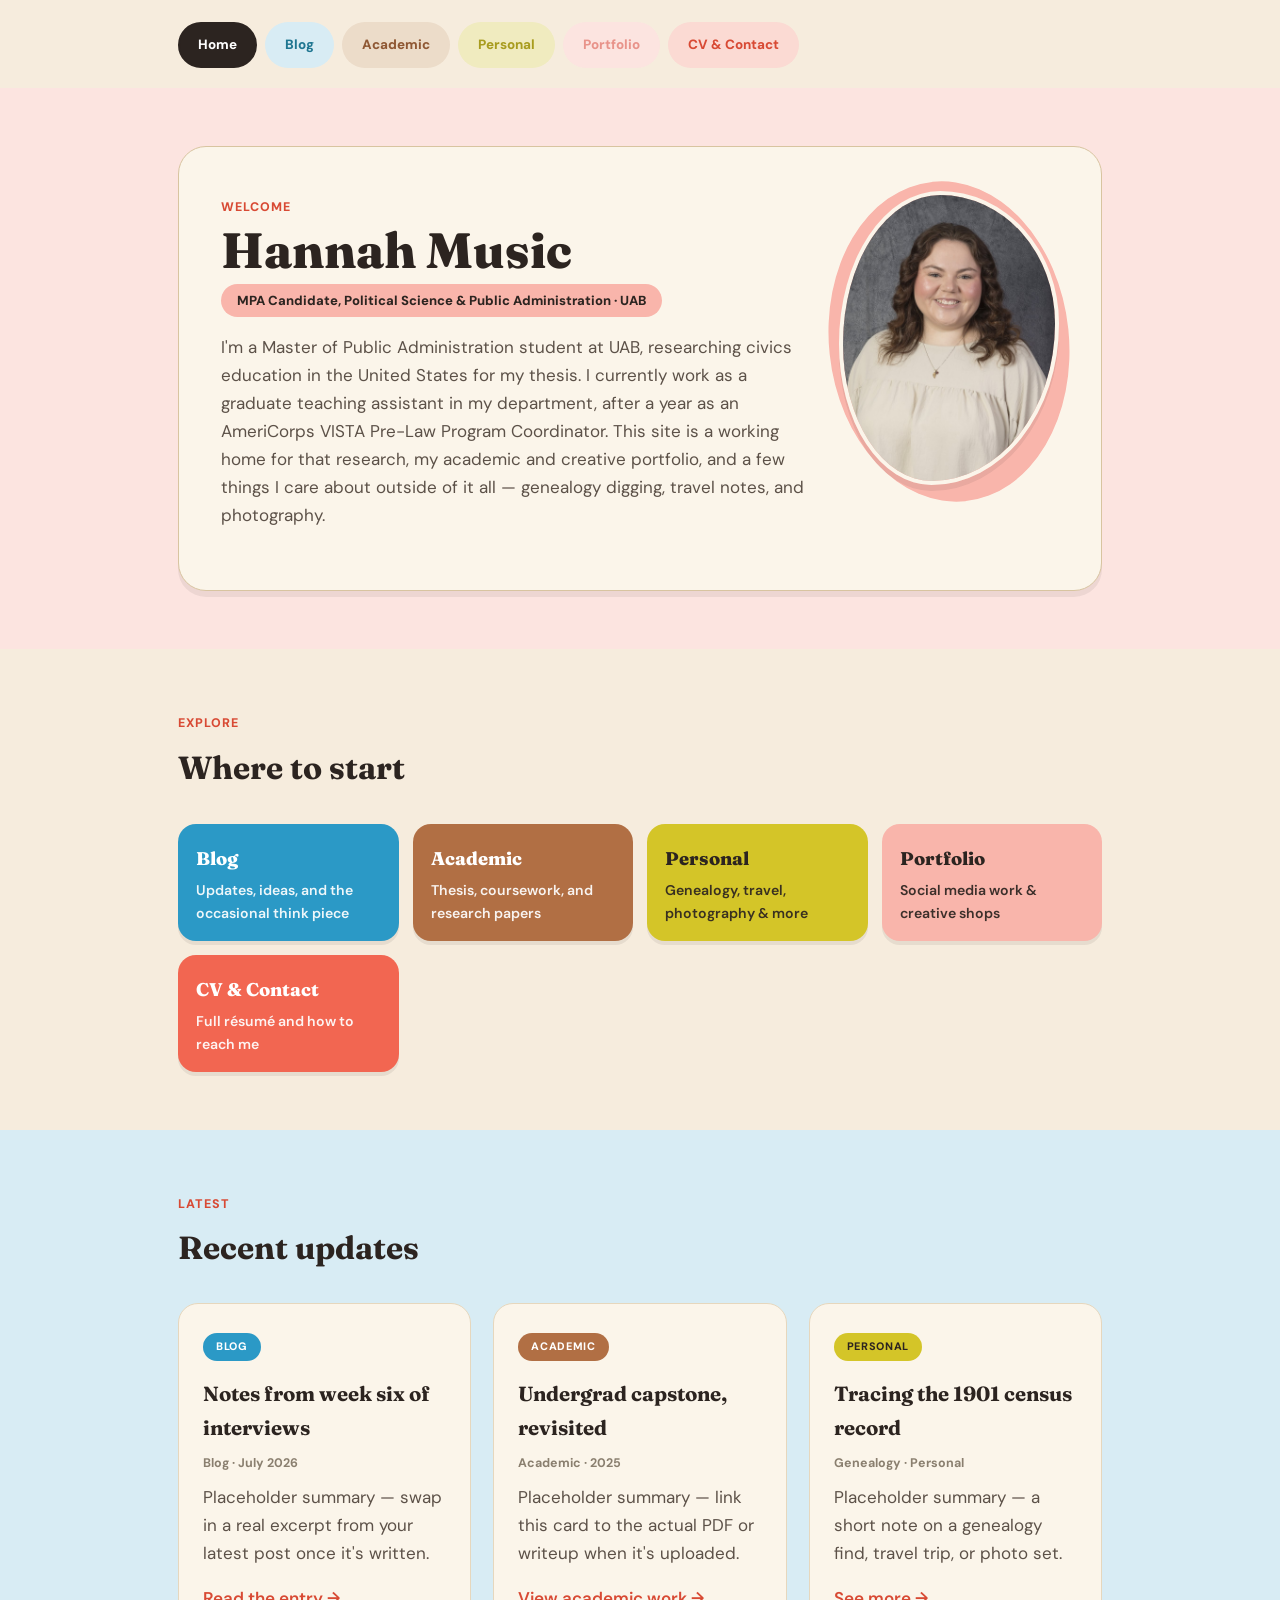
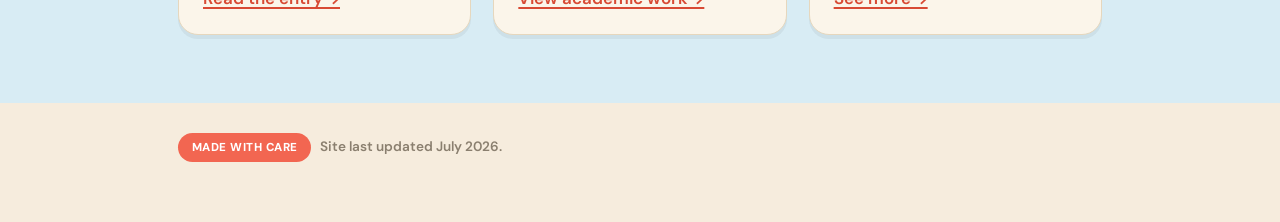
<file: index.html>
<!DOCTYPE html>
<html lang="en">
<head>
<meta charset="UTF-8">
<meta name="viewport" content="width=device-width, initial-scale=1.0">
<title>Hannah Music — Home</title>
<link rel="stylesheet" href="style.css">
</head>
<body>

<header class="site-header">
  <nav class="tabs">
    <a class="tab active" href="index.html">Home</a>
    <a class="tab" href="blog.html">Blog</a>
    <a class="tab" href="academic.html">Academic</a>
    <a class="tab" href="personal.html">Personal</a>
    <a class="tab" href="portfolio.html">Portfolio</a>
    <a class="tab" href="contact.html">CV &amp; Contact</a>
  </nav>
</header>

<div class="block block-pink">
  <div class="wrap">
    <div class="hero-card hero-card-split">
      <div class="hero-text">
        <span class="eyebrow">Welcome</span>
        <h1 class="hero-name">Hannah Music</h1>
        <div class="hero-role">MPA Candidate, Political Science &amp; Public Administration · UAB</div>
        <p class="hero-bio">
          I'm a Master of Public Administration student at UAB, researching civics education in the
          United States for my thesis. I currently work as a graduate teaching assistant in my
          department, after a year as an AmeriCorps VISTA Pre-Law Program Coordinator. This site is
          a working home for that research, my academic and creative portfolio, and a few things I
          care about outside of it all — genealogy digging, travel notes, and photography.
        </p>
      </div>
      <div class="hero-photo">
        <img src="hannah-portrait.jpg" alt="Portrait of Hannah Music">
      </div>
    </div>
  </div>
</div>

<div class="block block-cream">
  <div class="wrap">
    <span class="eyebrow">Explore</span>
    <h2>Where to start</h2>
    <div class="drawers">
      <a class="drawer" href="blog.html">
        <div class="title">Blog</div>
        <div class="sub">Updates, ideas, and the occasional think piece</div>
      </a>
      <a class="drawer" href="academic.html">
        <div class="title">Academic</div>
        <div class="sub">Thesis, coursework, and research papers</div>
      </a>
      <a class="drawer" href="personal.html">
        <div class="title">Personal</div>
        <div class="sub">Genealogy, travel, photography &amp; more</div>
      </a>
      <a class="drawer" href="portfolio.html">
        <div class="title">Portfolio</div>
        <div class="sub">Social media work &amp; creative shops</div>
      </a>
      <a class="drawer" href="contact.html">
        <div class="title">CV &amp; Contact</div>
        <div class="sub">Full résumé and how to reach me</div>
      </a>
    </div>
  </div>
</div>

<div class="block block-blue">
  <div class="wrap">
    <span class="eyebrow">Latest</span>
    <h2>Recent updates</h2>
    <div class="card-grid">
      <div class="card">
        <span class="card-tag research">Blog</span>
        <h3>Notes from week six of interviews</h3>
        <div class="meta">Blog · July 2026</div>
        <p>Placeholder summary — swap in a real excerpt from your latest post once it's written.</p>
        <a href="blog.html">Read the entry →</a>
      </div>
      <div class="card">
        <span class="card-tag portfolio">Academic</span>
        <h3>Undergrad capstone, revisited</h3>
        <div class="meta">Academic · 2025</div>
        <p>Placeholder summary — link this card to the actual PDF or writeup when it's uploaded.</p>
        <a href="academic.html">View academic work →</a>
      </div>
      <div class="card">
        <span class="card-tag personal">Personal</span>
        <h3>Tracing the 1901 census record</h3>
        <div class="meta">Genealogy · Personal</div>
        <p>Placeholder summary — a short note on a genealogy find, travel trip, or photo set.</p>
        <a href="personal.html">See more →</a>
      </div>
    </div>
  </div>
</div>

<footer>
  <div class="wrap">
    <span class="stamp">Made with Care</span>
    &nbsp; Site last updated July 2026.
  </div>
</footer>

</body>
</html>
</file>
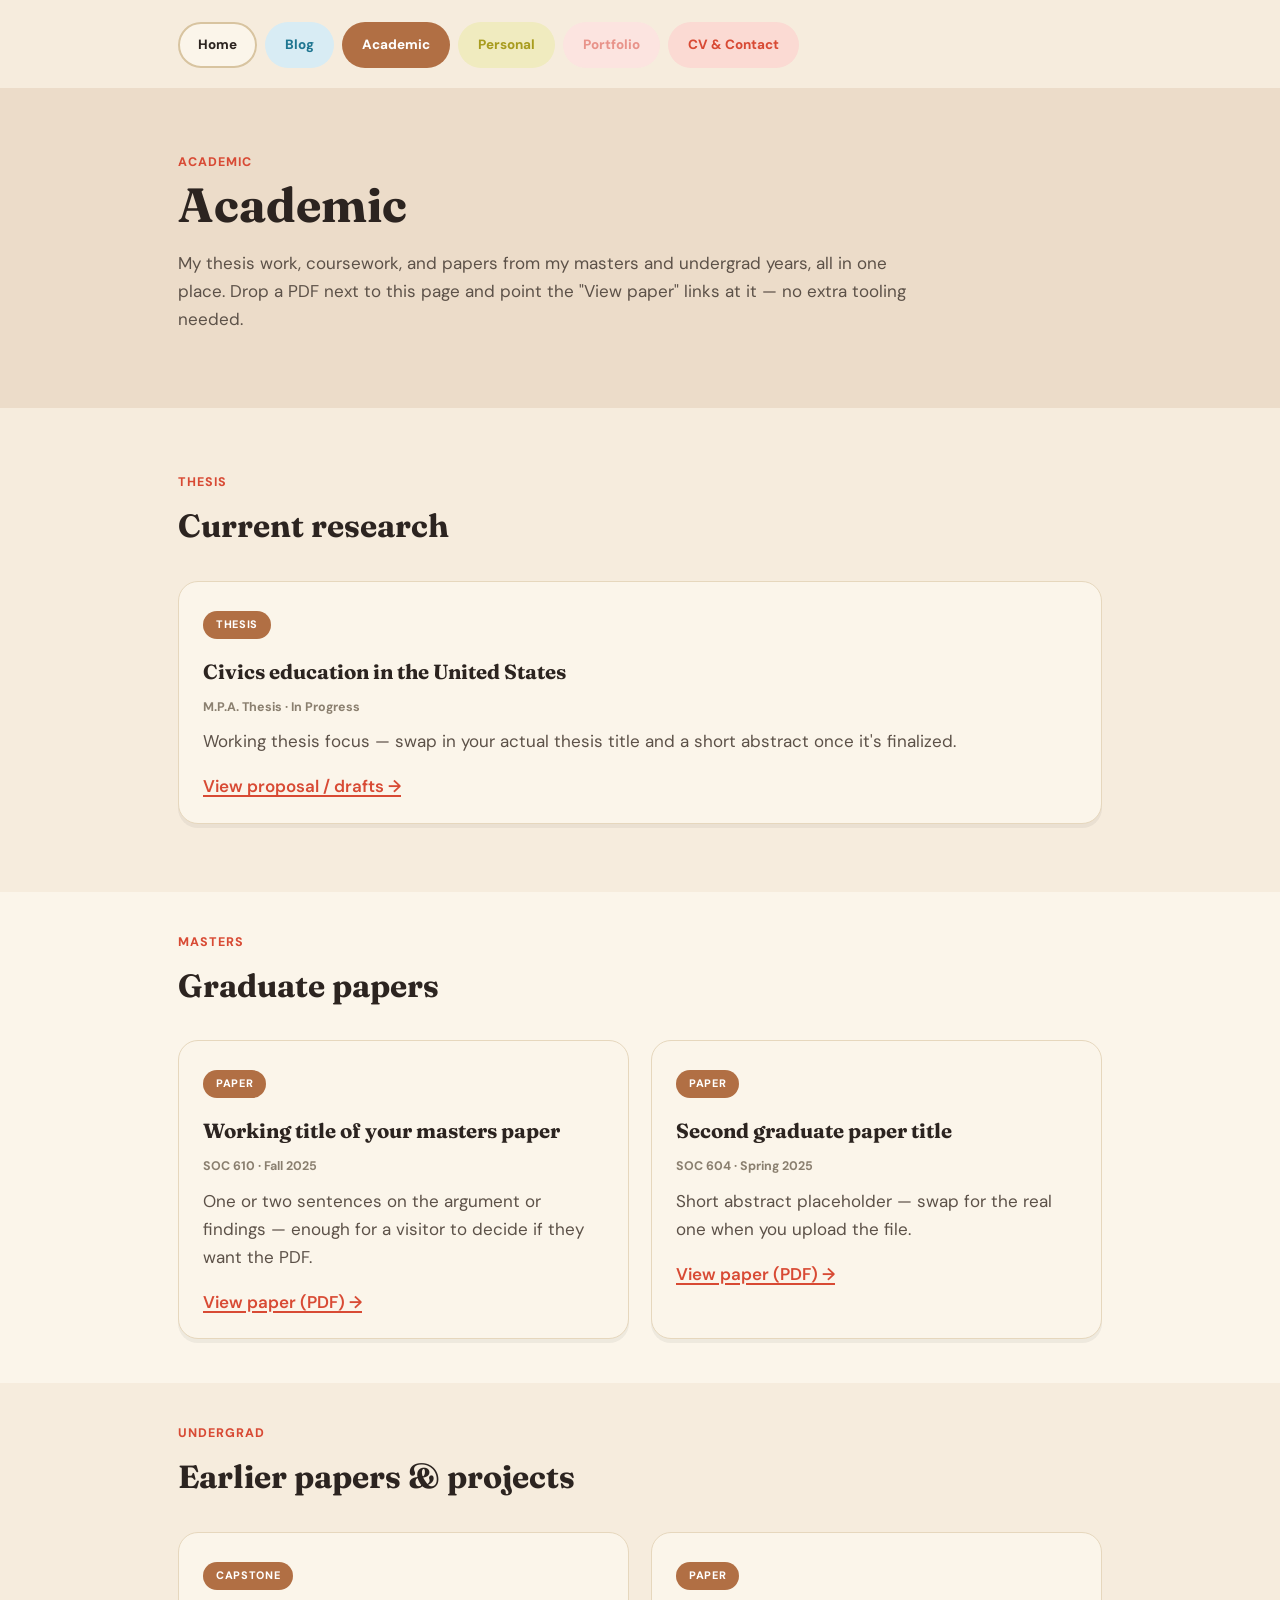
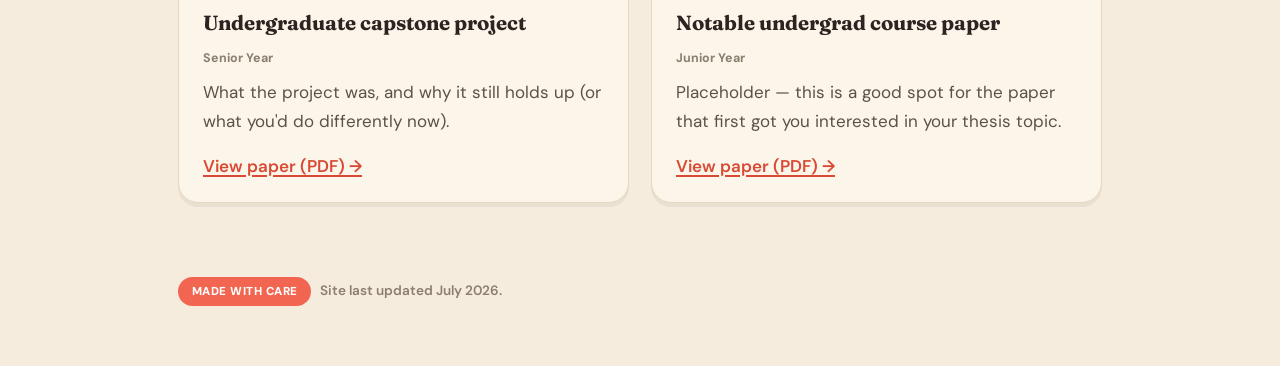
<file: academic.html>
<!DOCTYPE html>
<html lang="en">
<head>
<meta charset="UTF-8">
<meta name="viewport" content="width=device-width, initial-scale=1.0">
<title>Academic — Hannah Music</title>
<link rel="stylesheet" href="style.css">
</head>
<body>

<header class="site-header">
  <nav class="tabs">
    <a class="tab" href="index.html">Home</a>
    <a class="tab" href="blog.html">Blog</a>
    <a class="tab active" href="academic.html">Academic</a>
    <a class="tab" href="personal.html">Personal</a>
    <a class="tab" href="portfolio.html">Portfolio</a>
    <a class="tab" href="contact.html">CV &amp; Contact</a>
  </nav>
</header>

<div class="block block-soil">
  <div class="wrap">
    <span class="eyebrow">Academic</span>
    <h1>Academic</h1>
    <p style="max-width: 62ch;">
      My thesis work, coursework, and papers from my masters and undergrad years, all in one
      place. Drop a PDF next to this page and point the "View paper" links at it — no extra
      tooling needed.
    </p>
  </div>
</div>

<div class="block block-cream">
  <div class="wrap">
    <span class="eyebrow">Thesis</span>
    <h2>Current research</h2>
    <div class="card-grid">
      <div class="card">
        <span class="card-tag portfolio">Thesis</span>
        <h3>Civics education in the United States</h3>
        <div class="meta">M.P.A. Thesis · In Progress</div>
        <p>Working thesis focus — swap in your actual thesis title and a short abstract once it's finalized.</p>
        <a href="#">View proposal / drafts →</a>
      </div>
    </div>
  </div>
</div>

<div class="block block-paper-light tight">
  <div class="wrap">
    <span class="eyebrow">Masters</span>
    <h2>Graduate papers</h2>
    <div class="card-grid">
      <div class="card">
        <span class="card-tag portfolio">Paper</span>
        <h3>Working title of your masters paper</h3>
        <div class="meta">SOC 610 · Fall 2025</div>
        <p>One or two sentences on the argument or findings — enough for a visitor to decide if they want the PDF.</p>
        <a href="#">View paper (PDF) →</a>
      </div>
      <div class="card">
        <span class="card-tag portfolio">Paper</span>
        <h3>Second graduate paper title</h3>
        <div class="meta">SOC 604 · Spring 2025</div>
        <p>Short abstract placeholder — swap for the real one when you upload the file.</p>
        <a href="#">View paper (PDF) →</a>
      </div>
    </div>
  </div>
</div>

<div class="block block-cream tight">
  <div class="wrap">
    <span class="eyebrow">Undergrad</span>
    <h2>Earlier papers &amp; projects</h2>
    <div class="card-grid">
      <div class="card">
        <span class="card-tag portfolio">Capstone</span>
        <h3>Undergraduate capstone project</h3>
        <div class="meta">Senior Year</div>
        <p>What the project was, and why it still holds up (or what you'd do differently now).</p>
        <a href="#">View paper (PDF) →</a>
      </div>
      <div class="card">
        <span class="card-tag portfolio">Paper</span>
        <h3>Notable undergrad course paper</h3>
        <div class="meta">Junior Year</div>
        <p>Placeholder — this is a good spot for the paper that first got you interested in your thesis topic.</p>
        <a href="#">View paper (PDF) →</a>
      </div>
    </div>
  </div>
</div>

<footer>
  <div class="wrap">
    <span class="stamp">Made with Care</span>
    &nbsp; Site last updated July 2026.
  </div>
</footer>

</body>
</html>
</file>
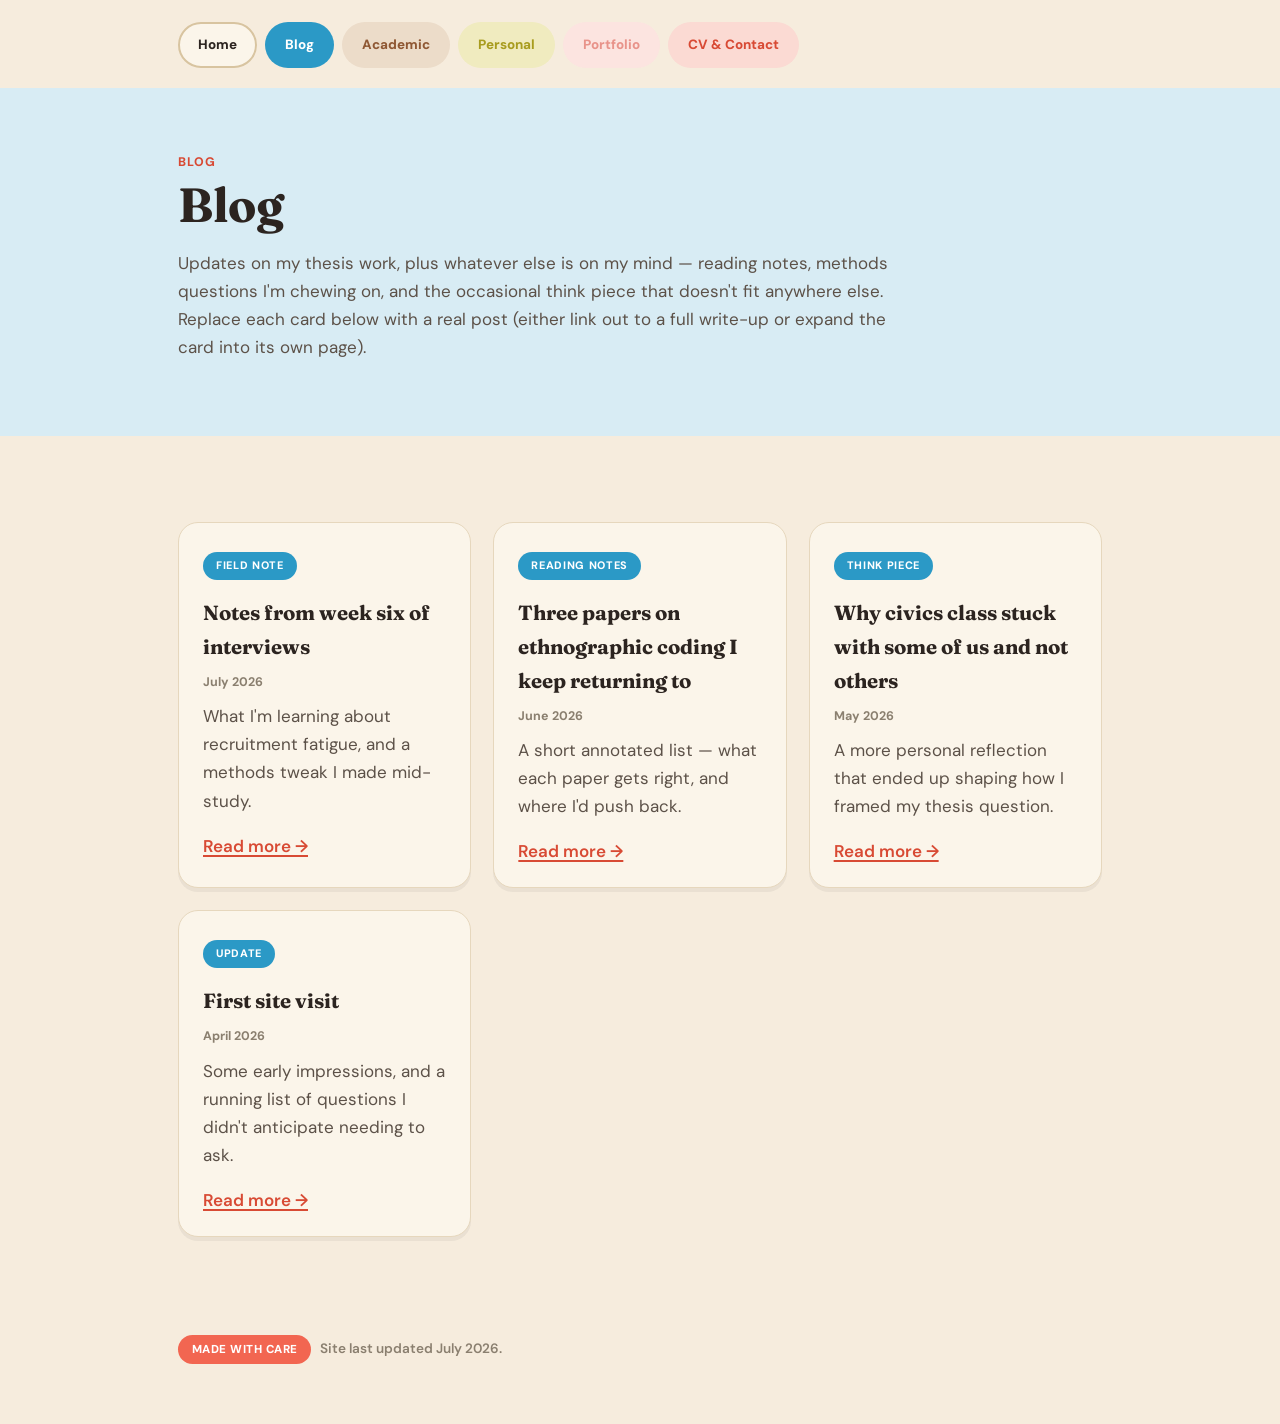
<file: blog.html>
<!DOCTYPE html>
<html lang="en">
<head>
<meta charset="UTF-8">
<meta name="viewport" content="width=device-width, initial-scale=1.0">
<title>Blog — Hannah Music</title>
<link rel="stylesheet" href="style.css">
</head>
<body>

<header class="site-header">
  <nav class="tabs">
    <a class="tab" href="index.html">Home</a>
    <a class="tab active" href="blog.html">Blog</a>
    <a class="tab" href="academic.html">Academic</a>
    <a class="tab" href="personal.html">Personal</a>
    <a class="tab" href="portfolio.html">Portfolio</a>
    <a class="tab" href="contact.html">CV &amp; Contact</a>
  </nav>
</header>

<div class="block block-blue">
  <div class="wrap">
    <span class="eyebrow">Blog</span>
    <h1>Blog</h1>
    <p style="max-width: 62ch;">
      Updates on my thesis work, plus whatever else is on my mind — reading notes, methods
      questions I'm chewing on, and the occasional think piece that doesn't fit anywhere else.
      Replace each card below with a real post (either link out to a full write-up or expand the
      card into its own page).
    </p>
  </div>
</div>

<div class="block block-cream">
  <div class="wrap">
    <div class="card-grid">
      <div class="card">
        <span class="card-tag research">Field Note</span>
        <h3>Notes from week six of interviews</h3>
        <div class="meta">July 2026</div>
        <p>What I'm learning about recruitment fatigue, and a methods tweak I made mid-study.</p>
        <a href="#">Read more →</a>
      </div>
      <div class="card">
        <span class="card-tag research">Reading Notes</span>
        <h3>Three papers on ethnographic coding I keep returning to</h3>
        <div class="meta">June 2026</div>
        <p>A short annotated list — what each paper gets right, and where I'd push back.</p>
        <a href="#">Read more →</a>
      </div>
      <div class="card">
        <span class="card-tag research">Think Piece</span>
        <h3>Why civics class stuck with some of us and not others</h3>
        <div class="meta">May 2026</div>
        <p>A more personal reflection that ended up shaping how I framed my thesis question.</p>
        <a href="#">Read more →</a>
      </div>
      <div class="card">
        <span class="card-tag research">Update</span>
        <h3>First site visit</h3>
        <div class="meta">April 2026</div>
        <p>Some early impressions, and a running list of questions I didn't anticipate needing to ask.</p>
        <a href="#">Read more →</a>
      </div>
    </div>
  </div>
</div>

<footer>
  <div class="wrap">
    <span class="stamp">Made with Care</span>
    &nbsp; Site last updated July 2026.
  </div>
</footer>

</body>
</html>
</file>
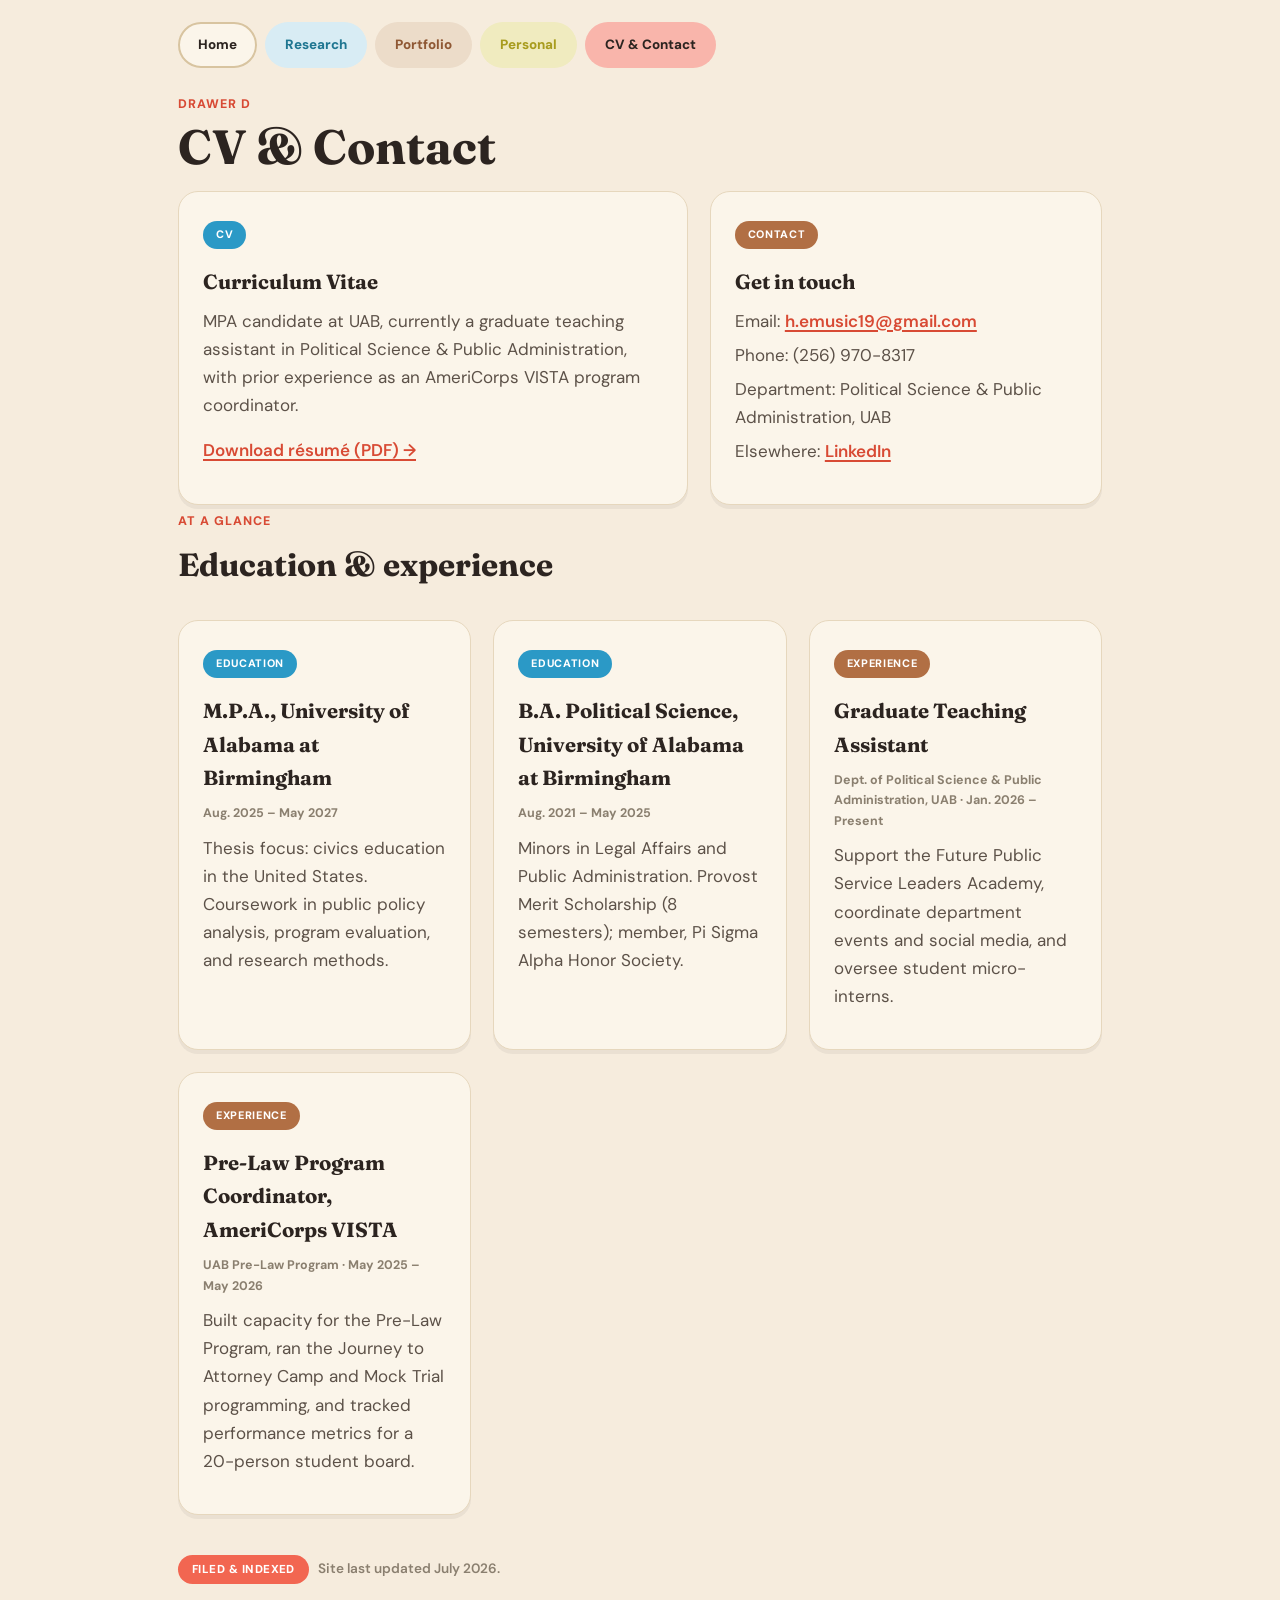
<file: contact (1).html>
<!DOCTYPE html>
<html lang="en">
<head>
<meta charset="UTF-8">
<meta name="viewport" content="width=device-width, initial-scale=1.0">
<title>CV &amp; Contact — Hannah Music</title>
<link rel="stylesheet" href="style.css">
</head>
<body>

<header class="site-header">
  <nav class="tabs">
    <a class="tab" href="index.html">Home</a>
    <a class="tab" href="research.html">Research</a>
    <a class="tab" href="portfolio.html">Portfolio</a>
    <a class="tab" href="personal.html">Personal</a>
    <a class="tab active" href="contact.html">CV &amp; Contact</a>
  </nav>
</header>

<div class="wrap">
  <section>
    <span class="eyebrow">Drawer D</span>
    <h1>CV &amp; Contact</h1>
  </section>

  <section class="tight" style="display:grid; grid-template-columns: 1.3fr 1fr; gap: 22px;">
    <div class="card">
      <div class="card-index">D—001</div>
      <span class="card-tag research">CV</span>
      <h3>Curriculum Vitae</h3>
      <p>MPA candidate at UAB, currently a graduate teaching assistant in Political Science &amp;
      Public Administration, with prior experience as an AmeriCorps VISTA program coordinator.</p>
      <a href="hannah-music-resume.pdf">Download résumé (PDF) →</a>
    </div>
    <div class="card">
      <div class="card-index">D—002</div>
      <span class="card-tag portfolio">Contact</span>
      <h3>Get in touch</h3>
      <p style="margin-bottom:6px;">Email: <a href="mailto:h.emusic19@gmail.com">h.emusic19@gmail.com</a></p>
      <p style="margin-bottom:6px;">Phone: (256) 970-8317</p>
      <p style="margin-bottom:6px;">Department: Political Science &amp; Public Administration, UAB</p>
      <p>Elsewhere: <a href="#">LinkedIn</a></p>
    </div>
  </section>

  <section class="tight">
    <div class="section-head">
      <span class="eyebrow">At a Glance</span>
      <h2>Education &amp; experience</h2>
    </div>
    <div class="card-grid">
      <div class="card">
        <div class="card-index">D—003</div>
        <span class="card-tag research">Education</span>
        <h3>M.P.A., University of Alabama at Birmingham</h3>
        <div class="meta">Aug. 2025 – May 2027</div>
        <p>Thesis focus: civics education in the United States. Coursework in public policy analysis, program evaluation, and research methods.</p>
      </div>
      <div class="card">
        <div class="card-index">D—004</div>
        <span class="card-tag research">Education</span>
        <h3>B.A. Political Science, University of Alabama at Birmingham</h3>
        <div class="meta">Aug. 2021 – May 2025</div>
        <p>Minors in Legal Affairs and Public Administration. Provost Merit Scholarship (8 semesters); member, Pi Sigma Alpha Honor Society.</p>
      </div>
      <div class="card">
        <div class="card-index">D—005</div>
        <span class="card-tag portfolio">Experience</span>
        <h3>Graduate Teaching Assistant</h3>
        <div class="meta">Dept. of Political Science &amp; Public Administration, UAB · Jan. 2026 – Present</div>
        <p>Support the Future Public Service Leaders Academy, coordinate department events and social media, and oversee student micro-interns.</p>
      </div>
      <div class="card">
        <div class="card-index">D—006</div>
        <span class="card-tag portfolio">Experience</span>
        <h3>Pre-Law Program Coordinator, AmeriCorps VISTA</h3>
        <div class="meta">UAB Pre-Law Program · May 2025 – May 2026</div>
        <p>Built capacity for the Pre-Law Program, ran the Journey to Attorney Camp and Mock Trial programming, and tracked performance metrics for a 20-person student board.</p>
      </div>
    </div>
  </section>
</div>

<footer>
  <div class="wrap">
    <span class="stamp">Filed &amp; Indexed</span>
    &nbsp; Site last updated July 2026.
  </div>
</footer>

</body>
</html>
</file>
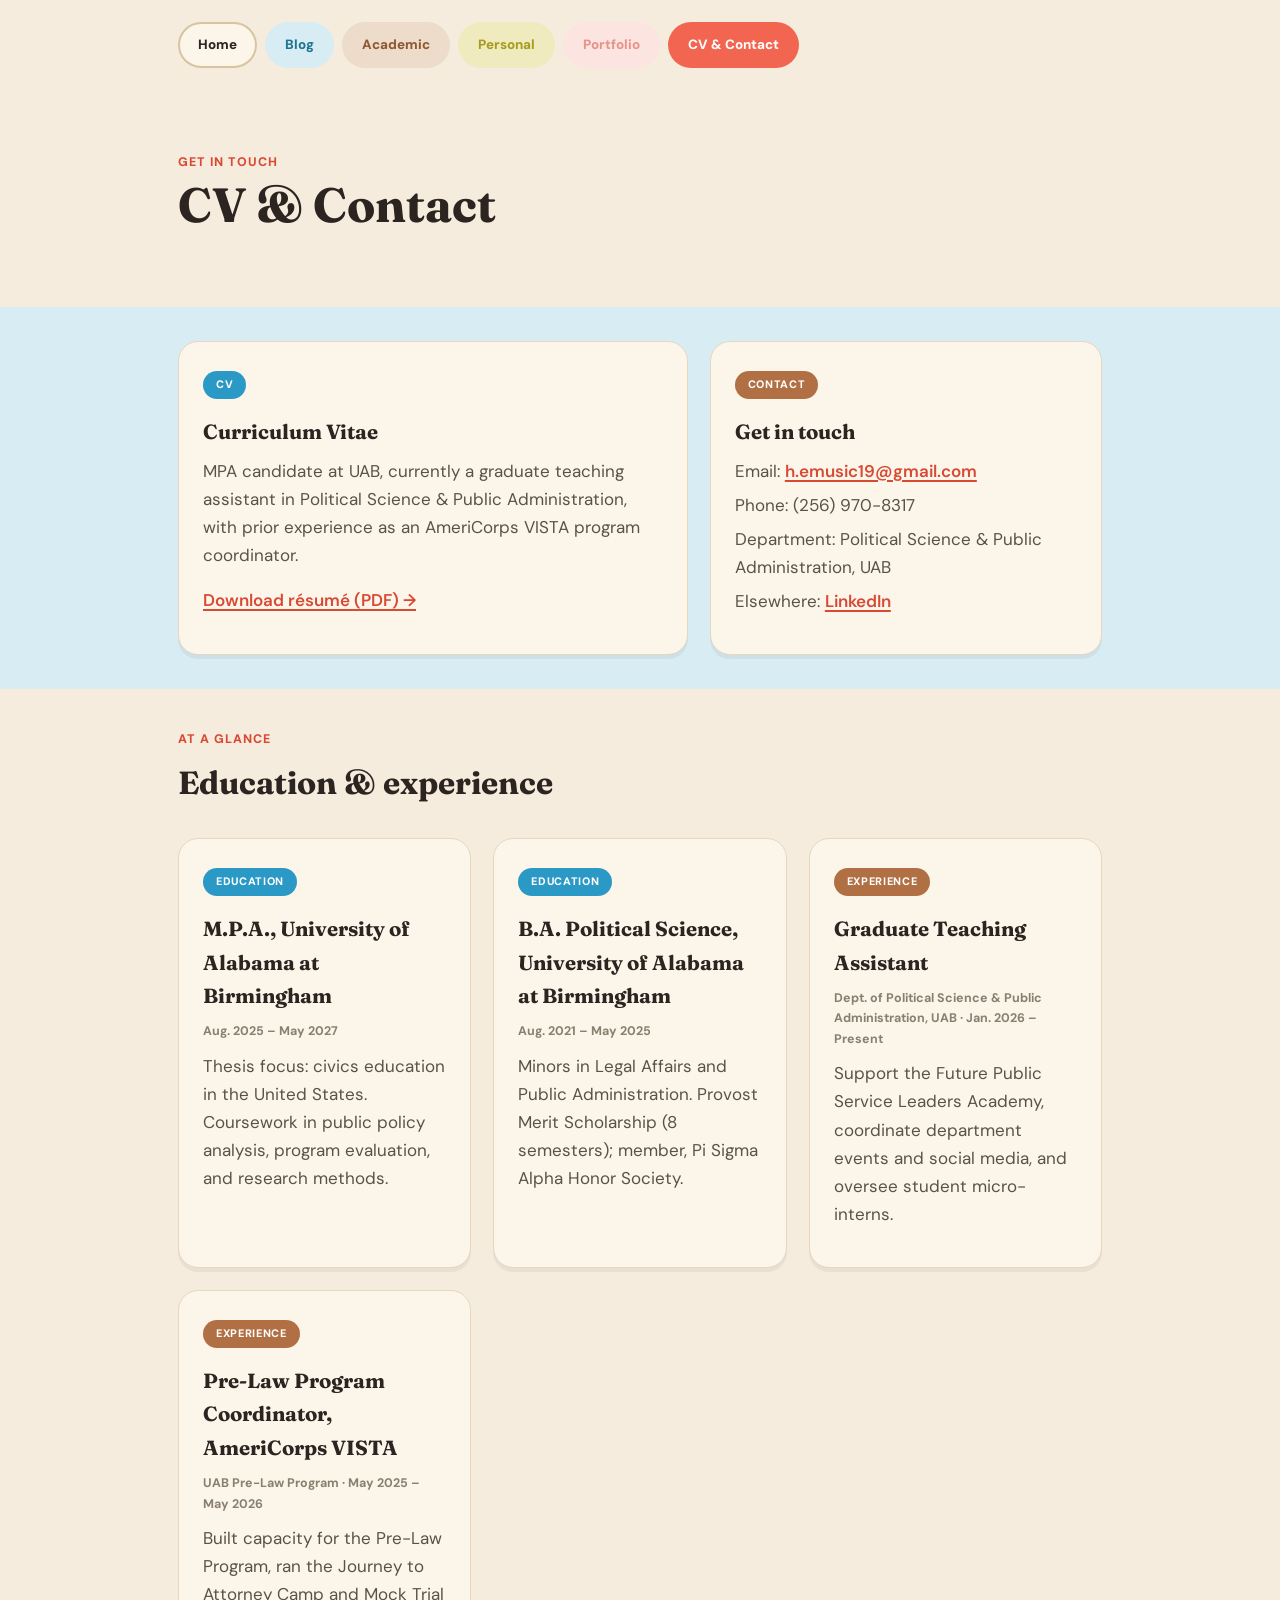
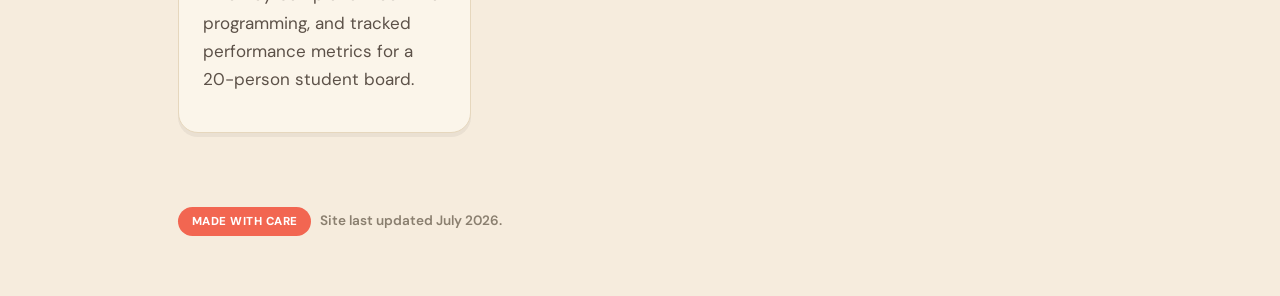
<file: contact.html>
<!DOCTYPE html>
<html lang="en">
<head>
<meta charset="UTF-8">
<meta name="viewport" content="width=device-width, initial-scale=1.0">
<title>CV &amp; Contact — Hannah Music</title>
<link rel="stylesheet" href="style.css">
</head>
<body>

<header class="site-header">
  <nav class="tabs">
    <a class="tab" href="index.html">Home</a>
    <a class="tab" href="blog.html">Blog</a>
    <a class="tab" href="academic.html">Academic</a>
    <a class="tab" href="personal.html">Personal</a>
    <a class="tab" href="portfolio.html">Portfolio</a>
    <a class="tab active" href="contact.html">CV &amp; Contact</a>
  </nav>
</header>

<div class="block block-cream">
  <div class="wrap">
    <span class="eyebrow">Get in Touch</span>
    <h1>CV &amp; Contact</h1>
  </div>
</div>

<div class="block block-blue tight">
  <div class="wrap" style="display:grid; grid-template-columns: 1.3fr 1fr; gap: 22px;">
    <div class="card">
      <span class="card-tag research">CV</span>
      <h3>Curriculum Vitae</h3>
      <p>MPA candidate at UAB, currently a graduate teaching assistant in Political Science &amp;
      Public Administration, with prior experience as an AmeriCorps VISTA program coordinator.</p>
      <a href="hannah-music-resume.pdf">Download résumé (PDF) →</a>
    </div>
    <div class="card">
      <span class="card-tag portfolio">Contact</span>
      <h3>Get in touch</h3>
      <p style="margin-bottom:6px;">Email: <a href="mailto:h.emusic19@gmail.com">h.emusic19@gmail.com</a></p>
      <p style="margin-bottom:6px;">Phone: (256) 970-8317</p>
      <p style="margin-bottom:6px;">Department: Political Science &amp; Public Administration, UAB</p>
      <p>Elsewhere: <a href="#">LinkedIn</a></p>
    </div>
  </div>
</div>

<div class="block block-cream tight">
  <div class="wrap">
    <span class="eyebrow">At a Glance</span>
    <h2>Education &amp; experience</h2>
    <div class="card-grid">
      <div class="card">
        <span class="card-tag research">Education</span>
        <h3>M.P.A., University of Alabama at Birmingham</h3>
        <div class="meta">Aug. 2025 – May 2027</div>
        <p>Thesis focus: civics education in the United States. Coursework in public policy analysis, program evaluation, and research methods.</p>
      </div>
      <div class="card">
        <span class="card-tag research">Education</span>
        <h3>B.A. Political Science, University of Alabama at Birmingham</h3>
        <div class="meta">Aug. 2021 – May 2025</div>
        <p>Minors in Legal Affairs and Public Administration. Provost Merit Scholarship (8 semesters); member, Pi Sigma Alpha Honor Society.</p>
      </div>
      <div class="card">
        <span class="card-tag portfolio">Experience</span>
        <h3>Graduate Teaching Assistant</h3>
        <div class="meta">Dept. of Political Science &amp; Public Administration, UAB · Jan. 2026 – Present</div>
        <p>Support the Future Public Service Leaders Academy, coordinate department events and social media, and oversee student micro-interns.</p>
      </div>
      <div class="card">
        <span class="card-tag portfolio">Experience</span>
        <h3>Pre-Law Program Coordinator, AmeriCorps VISTA</h3>
        <div class="meta">UAB Pre-Law Program · May 2025 – May 2026</div>
        <p>Built capacity for the Pre-Law Program, ran the Journey to Attorney Camp and Mock Trial programming, and tracked performance metrics for a 20-person student board.</p>
      </div>
    </div>
  </div>
</div>

<footer>
  <div class="wrap">
    <span class="stamp">Made with Care</span>
    &nbsp; Site last updated July 2026.
  </div>
</footer>

</body>
</html>
</file>
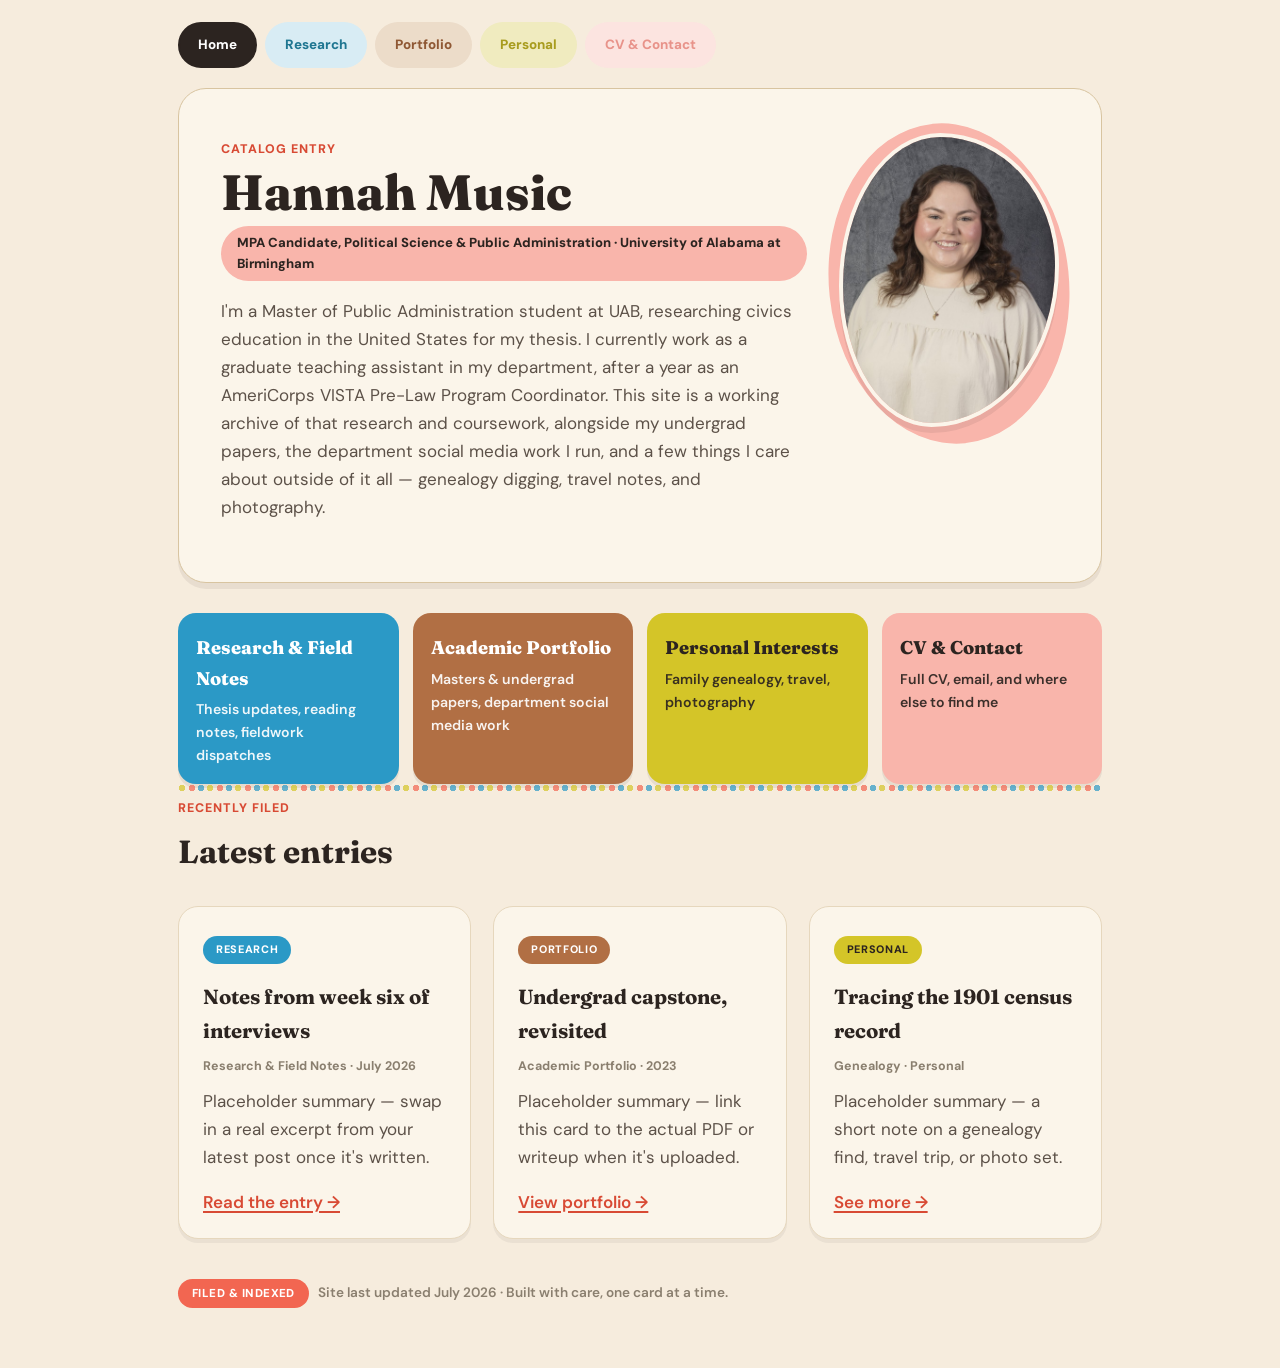
<file: index (1).html>
<!DOCTYPE html>
<html lang="en">
<head>
<meta charset="UTF-8">
<meta name="viewport" content="width=device-width, initial-scale=1.0">
<title>Hannah Music — Research &amp; Field Notes</title>
<link rel="stylesheet" href="style.css">
</head>
<body>

<header class="site-header">
  <nav class="tabs">
    <a class="tab active" href="index.html">Home</a>
    <a class="tab" href="research.html">Research</a>
    <a class="tab" href="portfolio.html">Portfolio</a>
    <a class="tab" href="personal.html">Personal</a>
    <a class="tab" href="contact.html">CV &amp; Contact</a>
  </nav>
</header>

<div class="wrap">
  <section class="hero">
    <div class="hero-card hero-card-split">
      <div class="hero-index">No. 001 — HOME</div>
      <div class="hero-text">
        <span class="eyebrow">Catalog Entry</span>
        <h1 class="hero-name">Hannah Music</h1>
        <div class="hero-role">MPA Candidate, Political Science &amp; Public Administration · University of Alabama at Birmingham</div>
        <p class="hero-bio">
          I'm a Master of Public Administration student at UAB, researching civics education in the
          United States for my thesis. I currently work as a graduate teaching assistant in my
          department, after a year as an AmeriCorps VISTA Pre-Law Program Coordinator. This site is
          a working archive of that research and coursework, alongside my undergrad papers, the
          department social media work I run, and a few things I care about outside of it all —
          genealogy digging, travel notes, and photography.
        </p>
      </div>
      <div class="hero-photo">
        <img src="hannah-portrait.jpg" alt="Portrait of Hannah Music">
      </div>
    </div>

    <div class="drawers">
      <a class="drawer" href="research.html">
        <div class="num">DRAWER A</div>
        <div class="title">Research &amp; Field Notes</div>
        <div class="sub">Thesis updates, reading notes, fieldwork dispatches</div>
      </a>
      <a class="drawer" href="portfolio.html">
        <div class="num">DRAWER B</div>
        <div class="title">Academic Portfolio</div>
        <div class="sub">Masters &amp; undergrad papers, department social media work</div>
      </a>
      <a class="drawer" href="personal.html">
        <div class="num">DRAWER C</div>
        <div class="title">Personal Interests</div>
        <div class="sub">Family genealogy, travel, photography</div>
      </a>
      <a class="drawer" href="contact.html">
        <div class="num">DRAWER D</div>
        <div class="title">CV &amp; Contact</div>
        <div class="sub">Full CV, email, and where else to find me</div>
      </a>
    </div>
  </section>

  <hr class="thread-rule">

  <section class="tight">
    <div class="section-head">
      <span class="eyebrow">Recently Filed</span>
      <h2>Latest entries</h2>
    </div>
    <div class="card-grid">
      <div class="card">
        <div class="card-index">A—014</div>
        <span class="card-tag research">Research</span>
        <h3>Notes from week six of interviews</h3>
        <div class="meta">Research &amp; Field Notes · July 2026</div>
        <p>Placeholder summary — swap in a real excerpt from your latest post once it's written.</p>
        <a href="research.html">Read the entry →</a>
      </div>
      <div class="card">
        <div class="card-index">B—007</div>
        <span class="card-tag portfolio">Portfolio</span>
        <h3>Undergrad capstone, revisited</h3>
        <div class="meta">Academic Portfolio · 2023</div>
        <p>Placeholder summary — link this card to the actual PDF or writeup when it's uploaded.</p>
        <a href="portfolio.html">View portfolio →</a>
      </div>
      <div class="card">
        <div class="card-index">C—003</div>
        <span class="card-tag personal">Personal</span>
        <h3>Tracing the 1901 census record</h3>
        <div class="meta">Genealogy · Personal</div>
        <p>Placeholder summary — a short note on a genealogy find, travel trip, or photo set.</p>
        <a href="personal.html">See more →</a>
      </div>
    </div>
  </section>
</div>

<footer>
  <div class="wrap">
    <span class="stamp">Filed &amp; Indexed</span>
    &nbsp; Site last updated July 2026 · Built with care, one card at a time.
  </div>
</footer>

</body>
</html>
</file>
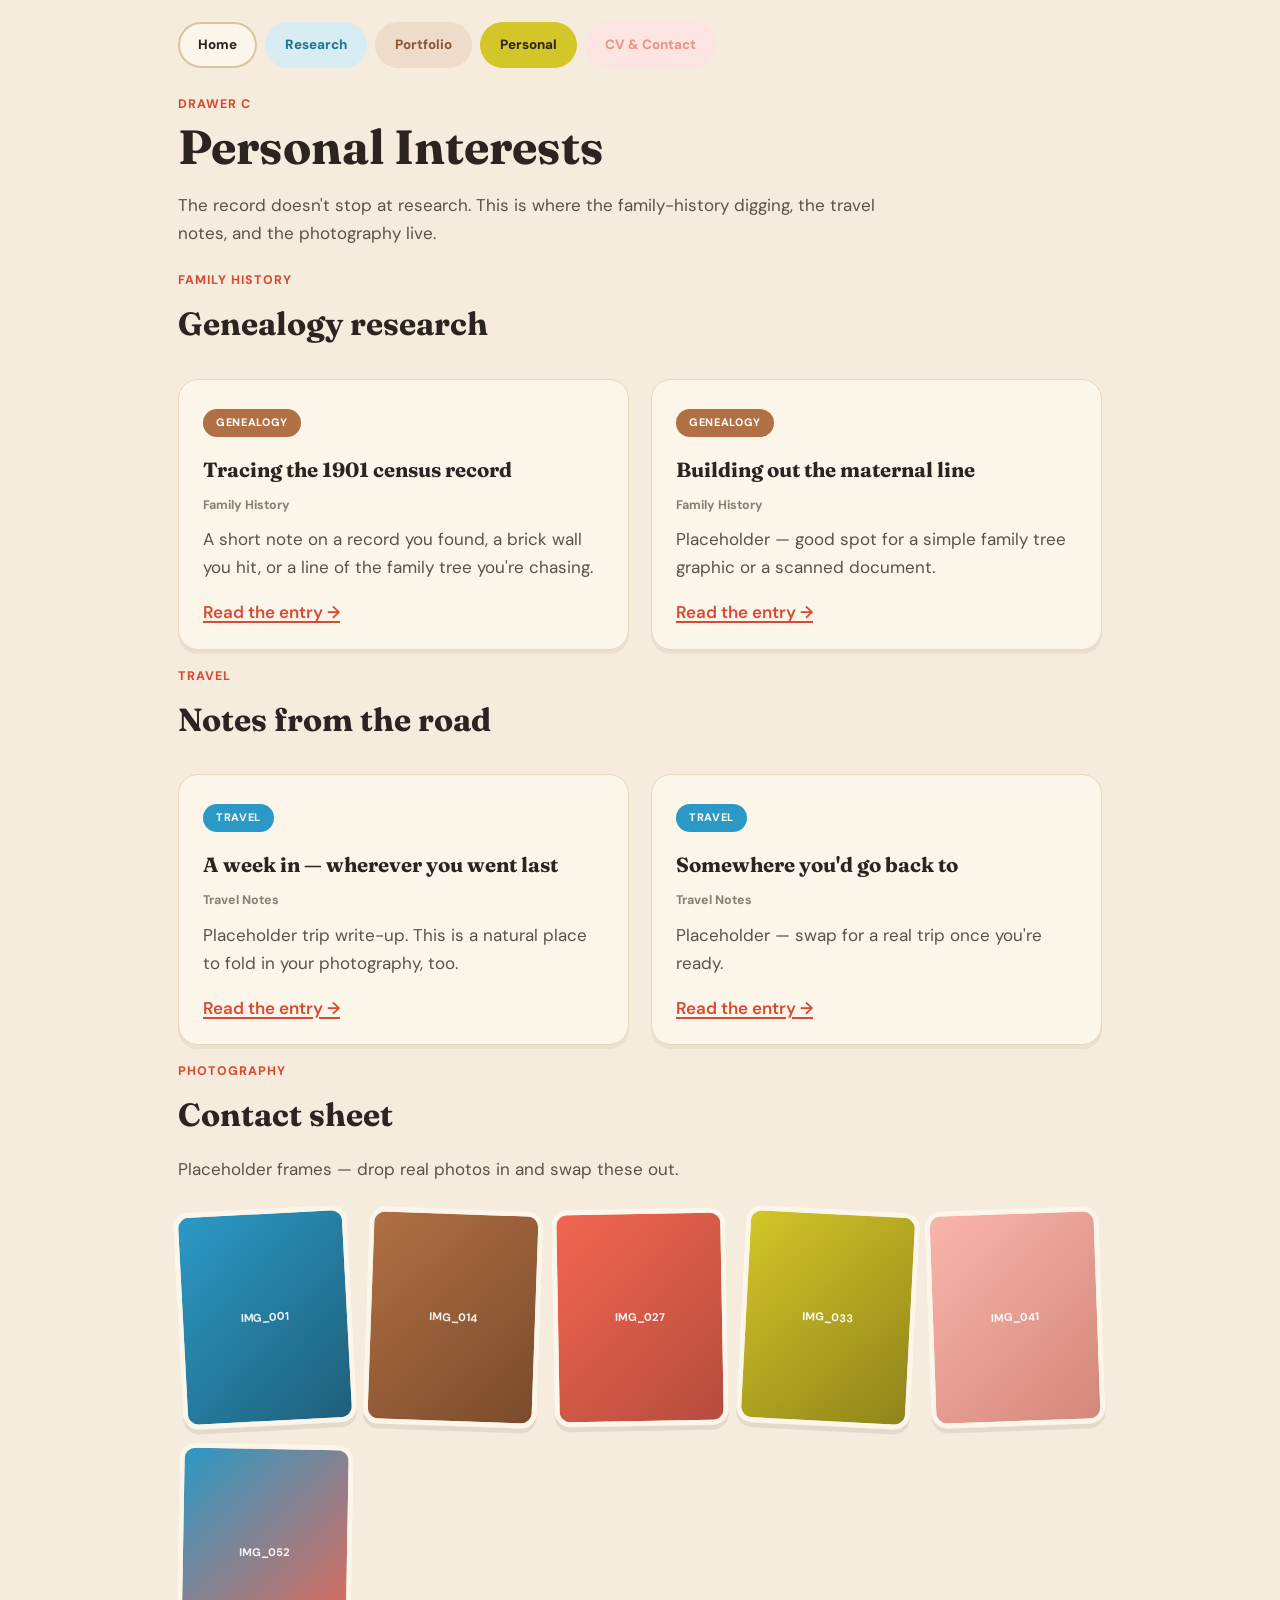
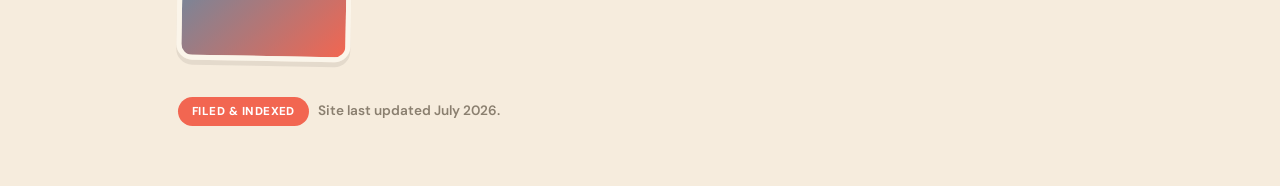
<file: personal (1).html>
<!DOCTYPE html>
<html lang="en">
<head>
<meta charset="UTF-8">
<meta name="viewport" content="width=device-width, initial-scale=1.0">
<title>Personal Interests — Hannah Music</title>
<link rel="stylesheet" href="style.css">
<style>
  .frame.f1 { background: linear-gradient(135deg,#2b99c6,#1f5f7a); }
  .frame.f2 { background: linear-gradient(135deg,#b16f44,#7a4b2c); }
  .frame.f3 { background: linear-gradient(135deg,#f26651,#b54c3d); }
  .frame.f4 { background: linear-gradient(135deg,#d4c528,#8f841b); }
  .frame.f5 { background: linear-gradient(135deg,#f9b5ab,#d4877a); }
  .frame.f6 { background: linear-gradient(135deg,#2b99c6,#f26651); }
</style>
</head>
<body>

<header class="site-header">
  <nav class="tabs">
    <a class="tab" href="index.html">Home</a>
    <a class="tab" href="research.html">Research</a>
    <a class="tab" href="portfolio.html">Portfolio</a>
    <a class="tab active" href="personal.html">Personal</a>
    <a class="tab" href="contact.html">CV &amp; Contact</a>
  </nav>
</header>

<div class="wrap">
  <section>
    <span class="eyebrow">Drawer C</span>
    <h1>Personal Interests</h1>
    <p style="max-width: 62ch;">
      The record doesn't stop at research. This is where the family-history digging, the
      travel notes, and the photography live.
    </p>
  </section>

  <section class="tight">
    <div class="section-head">
      <span class="eyebrow">Family History</span>
      <h2>Genealogy research</h2>
    </div>
    <div class="card-grid">
      <div class="card">
        <div class="card-index">C—003</div>
        <span class="card-tag genealogy">Genealogy</span>
        <h3>Tracing the 1901 census record</h3>
        <div class="meta">Family History</div>
        <p>A short note on a record you found, a brick wall you hit, or a line of the family tree you're chasing.</p>
        <a href="#">Read the entry →</a>
      </div>
      <div class="card">
        <div class="card-index">C—002</div>
        <span class="card-tag genealogy">Genealogy</span>
        <h3>Building out the maternal line</h3>
        <div class="meta">Family History</div>
        <p>Placeholder — good spot for a simple family tree graphic or a scanned document.</p>
        <a href="#">Read the entry →</a>
      </div>
    </div>
  </section>

  <section class="tight">
    <div class="section-head">
      <span class="eyebrow">Travel</span>
      <h2>Notes from the road</h2>
    </div>
    <div class="card-grid">
      <div class="card">
        <div class="card-index">C—005</div>
        <span class="card-tag travel">Travel</span>
        <h3>A week in — wherever you went last</h3>
        <div class="meta">Travel Notes</div>
        <p>Placeholder trip write-up. This is a natural place to fold in your photography, too.</p>
        <a href="#">Read the entry →</a>
      </div>
      <div class="card">
        <div class="card-index">C—006</div>
        <span class="card-tag travel">Travel</span>
        <h3>Somewhere you'd go back to</h3>
        <div class="meta">Travel Notes</div>
        <p>Placeholder — swap for a real trip once you're ready.</p>
        <a href="#">Read the entry →</a>
      </div>
    </div>
  </section>

  <section class="tight">
    <div class="section-head">
      <span class="eyebrow">Photography</span>
      <h2>Contact sheet</h2>
      <p style="max-width:62ch; margin-top:8px;">Placeholder frames — drop real photos in and swap these out.</p>
    </div>
    <div class="contact-sheet">
      <div class="frame f1">IMG_001</div>
      <div class="frame f2">IMG_014</div>
      <div class="frame f3">IMG_027</div>
      <div class="frame f4">IMG_033</div>
      <div class="frame f5">IMG_041</div>
      <div class="frame f6">IMG_052</div>
    </div>
  </section>
</div>

<footer>
  <div class="wrap">
    <span class="stamp">Filed &amp; Indexed</span>
    &nbsp; Site last updated July 2026.
  </div>
</footer>

</body>
</html>
</file>
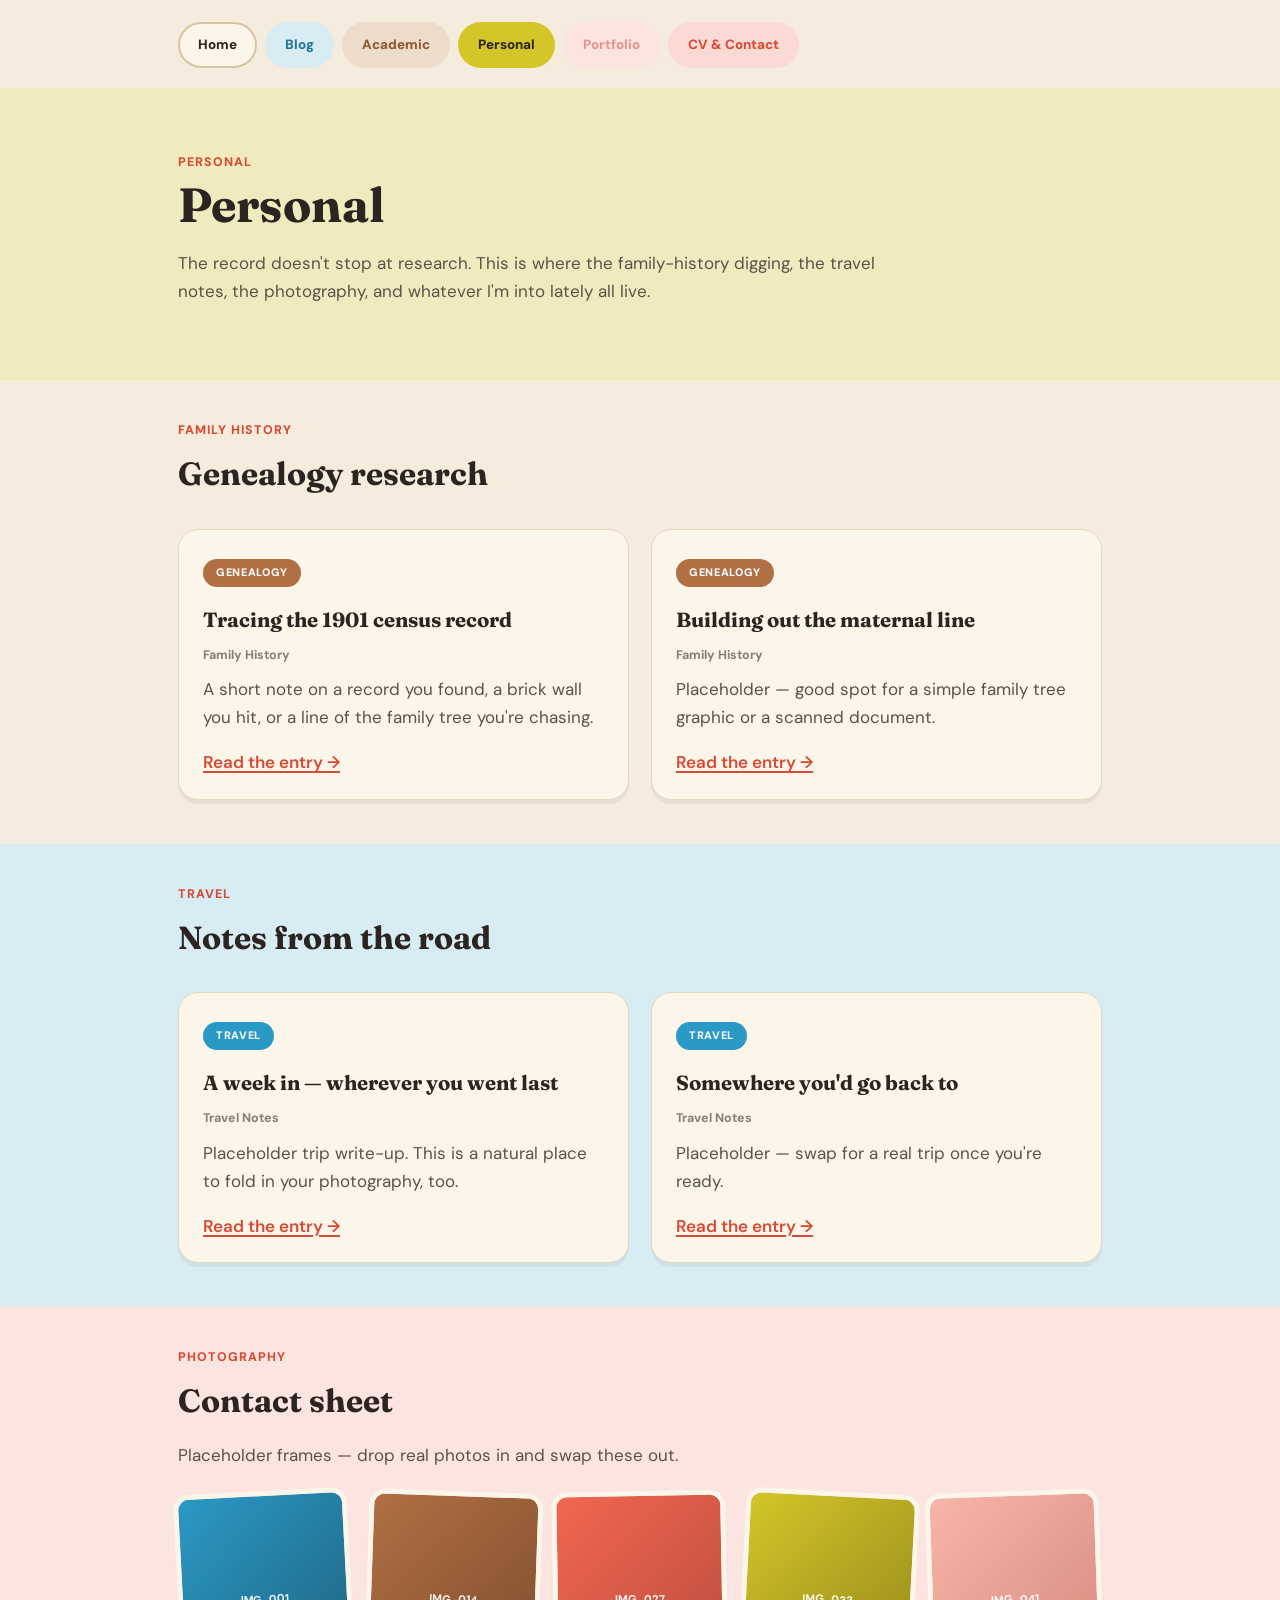
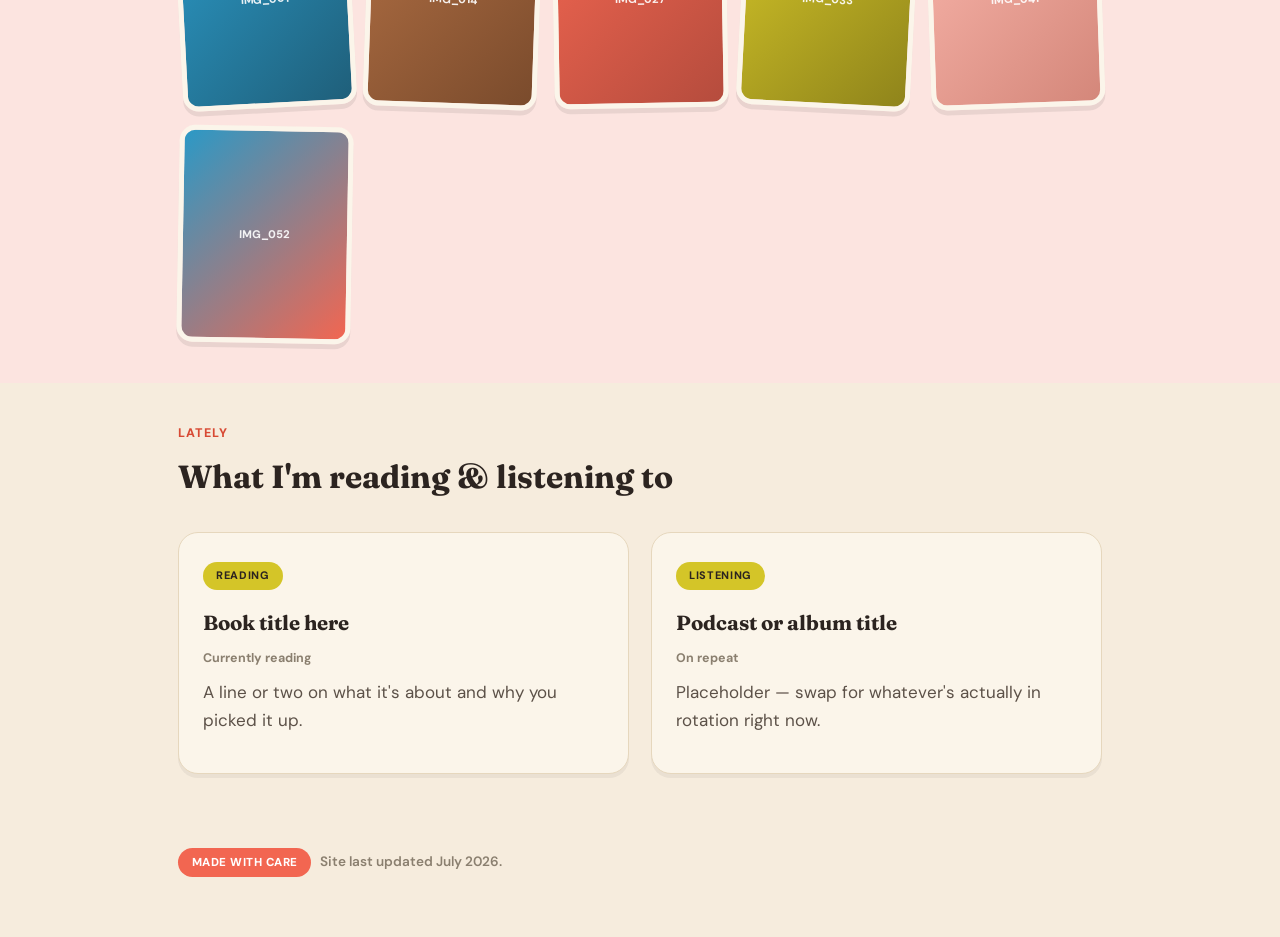
<file: personal.html>
<!DOCTYPE html>
<html lang="en">
<head>
<meta charset="UTF-8">
<meta name="viewport" content="width=device-width, initial-scale=1.0">
<title>Personal — Hannah Music</title>
<link rel="stylesheet" href="style.css">
<style>
  .frame.f1 { background: linear-gradient(135deg,#2b99c6,#1f5f7a); }
  .frame.f2 { background: linear-gradient(135deg,#b16f44,#7a4b2c); }
  .frame.f3 { background: linear-gradient(135deg,#f26651,#b54c3d); }
  .frame.f4 { background: linear-gradient(135deg,#d4c528,#8f841b); }
  .frame.f5 { background: linear-gradient(135deg,#f9b5ab,#d4877a); }
  .frame.f6 { background: linear-gradient(135deg,#2b99c6,#f26651); }
</style>
</head>
<body>

<header class="site-header">
  <nav class="tabs">
    <a class="tab" href="index.html">Home</a>
    <a class="tab" href="blog.html">Blog</a>
    <a class="tab" href="academic.html">Academic</a>
    <a class="tab active" href="personal.html">Personal</a>
    <a class="tab" href="portfolio.html">Portfolio</a>
    <a class="tab" href="contact.html">CV &amp; Contact</a>
  </nav>
</header>

<div class="block block-olive">
  <div class="wrap">
    <span class="eyebrow">Personal</span>
    <h1>Personal</h1>
    <p style="max-width: 62ch;">
      The record doesn't stop at research. This is where the family-history digging, the
      travel notes, the photography, and whatever I'm into lately all live.
    </p>
  </div>
</div>

<div class="block block-cream tight">
  <div class="wrap">
    <span class="eyebrow">Family History</span>
    <h2>Genealogy research</h2>
    <div class="card-grid">
      <div class="card">
        <span class="card-tag genealogy">Genealogy</span>
        <h3>Tracing the 1901 census record</h3>
        <div class="meta">Family History</div>
        <p>A short note on a record you found, a brick wall you hit, or a line of the family tree you're chasing.</p>
        <a href="#">Read the entry →</a>
      </div>
      <div class="card">
        <span class="card-tag genealogy">Genealogy</span>
        <h3>Building out the maternal line</h3>
        <div class="meta">Family History</div>
        <p>Placeholder — good spot for a simple family tree graphic or a scanned document.</p>
        <a href="#">Read the entry →</a>
      </div>
    </div>
  </div>
</div>

<div class="block block-blue tight">
  <div class="wrap">
    <span class="eyebrow">Travel</span>
    <h2>Notes from the road</h2>
    <div class="card-grid">
      <div class="card">
        <span class="card-tag travel">Travel</span>
        <h3>A week in — wherever you went last</h3>
        <div class="meta">Travel Notes</div>
        <p>Placeholder trip write-up. This is a natural place to fold in your photography, too.</p>
        <a href="#">Read the entry →</a>
      </div>
      <div class="card">
        <span class="card-tag travel">Travel</span>
        <h3>Somewhere you'd go back to</h3>
        <div class="meta">Travel Notes</div>
        <p>Placeholder — swap for a real trip once you're ready.</p>
        <a href="#">Read the entry →</a>
      </div>
    </div>
  </div>
</div>

<div class="block block-pink tight">
  <div class="wrap">
    <span class="eyebrow">Photography</span>
    <h2>Contact sheet</h2>
    <p style="max-width:62ch; margin-top:8px;">Placeholder frames — drop real photos in and swap these out.</p>
    <div class="contact-sheet">
      <div class="frame f1">IMG_001</div>
      <div class="frame f2">IMG_014</div>
      <div class="frame f3">IMG_027</div>
      <div class="frame f4">IMG_033</div>
      <div class="frame f5">IMG_041</div>
      <div class="frame f6">IMG_052</div>
    </div>
  </div>
</div>

<div class="block block-cream tight">
  <div class="wrap">
    <span class="eyebrow">Lately</span>
    <h2>What I'm reading &amp; listening to</h2>
    <div class="card-grid">
      <div class="card">
        <span class="card-tag personal">Reading</span>
        <h3>Book title here</h3>
        <div class="meta">Currently reading</div>
        <p>A line or two on what it's about and why you picked it up.</p>
      </div>
      <div class="card">
        <span class="card-tag personal">Listening</span>
        <h3>Podcast or album title</h3>
        <div class="meta">On repeat</div>
        <p>Placeholder — swap for whatever's actually in rotation right now.</p>
      </div>
    </div>
  </div>
</div>

<footer>
  <div class="wrap">
    <span class="stamp">Made with Care</span>
    &nbsp; Site last updated July 2026.
  </div>
</footer>

</body>
</html>
</file>
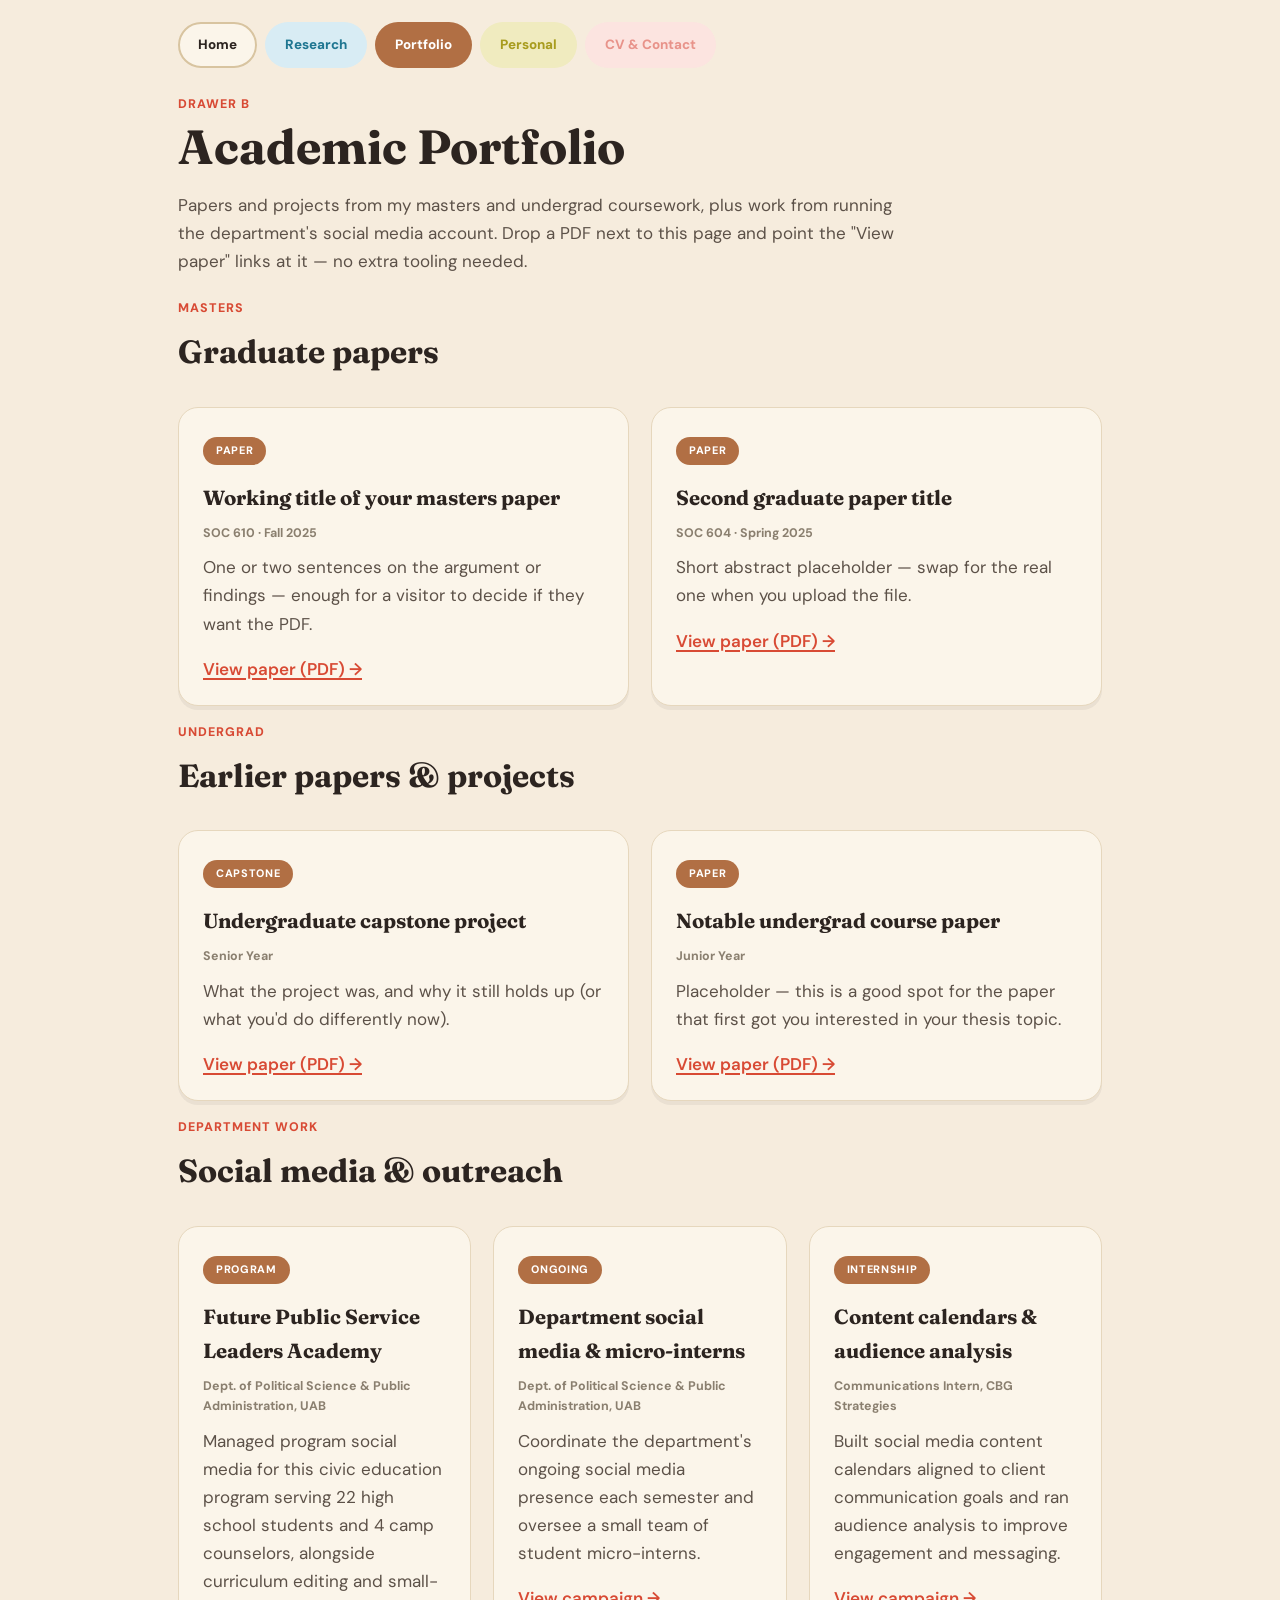
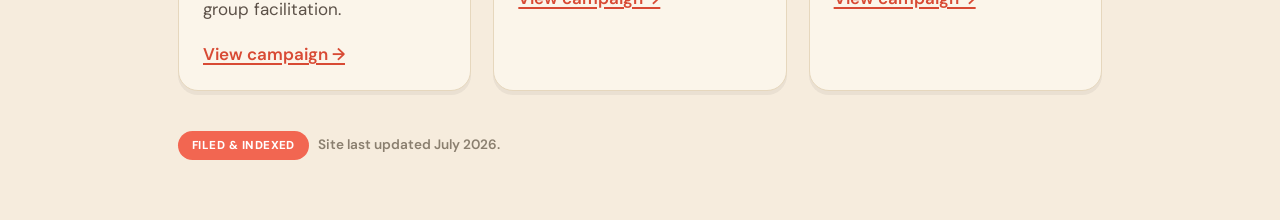
<file: portfolio (1).html>
<!DOCTYPE html>
<html lang="en">
<head>
<meta charset="UTF-8">
<meta name="viewport" content="width=device-width, initial-scale=1.0">
<title>Academic Portfolio — Hannah Music</title>
<link rel="stylesheet" href="style.css">
</head>
<body>

<header class="site-header">
  <nav class="tabs">
    <a class="tab" href="index.html">Home</a>
    <a class="tab" href="research.html">Research</a>
    <a class="tab active" href="portfolio.html">Portfolio</a>
    <a class="tab" href="personal.html">Personal</a>
    <a class="tab" href="contact.html">CV &amp; Contact</a>
  </nav>
</header>

<div class="wrap">
  <section>
    <span class="eyebrow">Drawer B</span>
    <h1>Academic Portfolio</h1>
    <p style="max-width: 62ch;">
      Papers and projects from my masters and undergrad coursework, plus work from running the
      department's social media account. Drop a PDF next to this page and point the "View paper"
      links at it — no extra tooling needed.
    </p>
  </section>

  <section class="tight">
    <div class="section-head">
      <span class="eyebrow">Masters</span>
      <h2>Graduate papers</h2>
    </div>
    <div class="card-grid">
      <div class="card">
        <div class="card-index">B—009</div>
        <span class="card-tag portfolio">Paper</span>
        <h3>Working title of your masters paper</h3>
        <div class="meta">SOC 610 · Fall 2025</div>
        <p>One or two sentences on the argument or findings — enough for a visitor to decide if they want the PDF.</p>
        <a href="#">View paper (PDF) →</a>
      </div>
      <div class="card">
        <div class="card-index">B—008</div>
        <span class="card-tag portfolio">Paper</span>
        <h3>Second graduate paper title</h3>
        <div class="meta">SOC 604 · Spring 2025</div>
        <p>Short abstract placeholder — swap for the real one when you upload the file.</p>
        <a href="#">View paper (PDF) →</a>
      </div>
    </div>
  </section>

  <section class="tight">
    <div class="section-head">
      <span class="eyebrow">Undergrad</span>
      <h2>Earlier papers &amp; projects</h2>
    </div>
    <div class="card-grid">
      <div class="card">
        <div class="card-index">B—004</div>
        <span class="card-tag portfolio">Capstone</span>
        <h3>Undergraduate capstone project</h3>
        <div class="meta">Senior Year</div>
        <p>What the project was, and why it still holds up (or what you'd do differently now).</p>
        <a href="#">View paper (PDF) →</a>
      </div>
      <div class="card">
        <div class="card-index">B—002</div>
        <span class="card-tag portfolio">Paper</span>
        <h3>Notable undergrad course paper</h3>
        <div class="meta">Junior Year</div>
        <p>Placeholder — this is a good spot for the paper that first got you interested in your thesis topic.</p>
        <a href="#">View paper (PDF) →</a>
      </div>
    </div>
  </section>

  <section class="tight">
    <div class="section-head">
      <span class="eyebrow">Department Work</span>
      <h2>Social media &amp; outreach</h2>
    </div>
    <div class="card-grid">
      <div class="card">
        <div class="card-index">B—011</div>
        <span class="card-tag portfolio">Program</span>
        <h3>Future Public Service Leaders Academy</h3>
        <div class="meta">Dept. of Political Science &amp; Public Administration, UAB</div>
        <p>Managed program social media for this civic education program serving 22 high school students and 4 camp counselors, alongside curriculum editing and small-group facilitation.</p>
        <a href="#">View campaign →</a>
      </div>
      <div class="card">
        <div class="card-index">B—010</div>
        <span class="card-tag portfolio">Ongoing</span>
        <h3>Department social media &amp; micro-interns</h3>
        <div class="meta">Dept. of Political Science &amp; Public Administration, UAB</div>
        <p>Coordinate the department's ongoing social media presence each semester and oversee a small team of student micro-interns.</p>
        <a href="#">View campaign →</a>
      </div>
      <div class="card">
        <div class="card-index">B—012</div>
        <span class="card-tag portfolio">Internship</span>
        <h3>Content calendars &amp; audience analysis</h3>
        <div class="meta">Communications Intern, CBG Strategies</div>
        <p>Built social media content calendars aligned to client communication goals and ran audience analysis to improve engagement and messaging.</p>
        <a href="#">View campaign →</a>
      </div>
    </div>
  </section>
</div>

<footer>
  <div class="wrap">
    <span class="stamp">Filed &amp; Indexed</span>
    &nbsp; Site last updated July 2026.
  </div>
</footer>

</body>
</html>
</file>
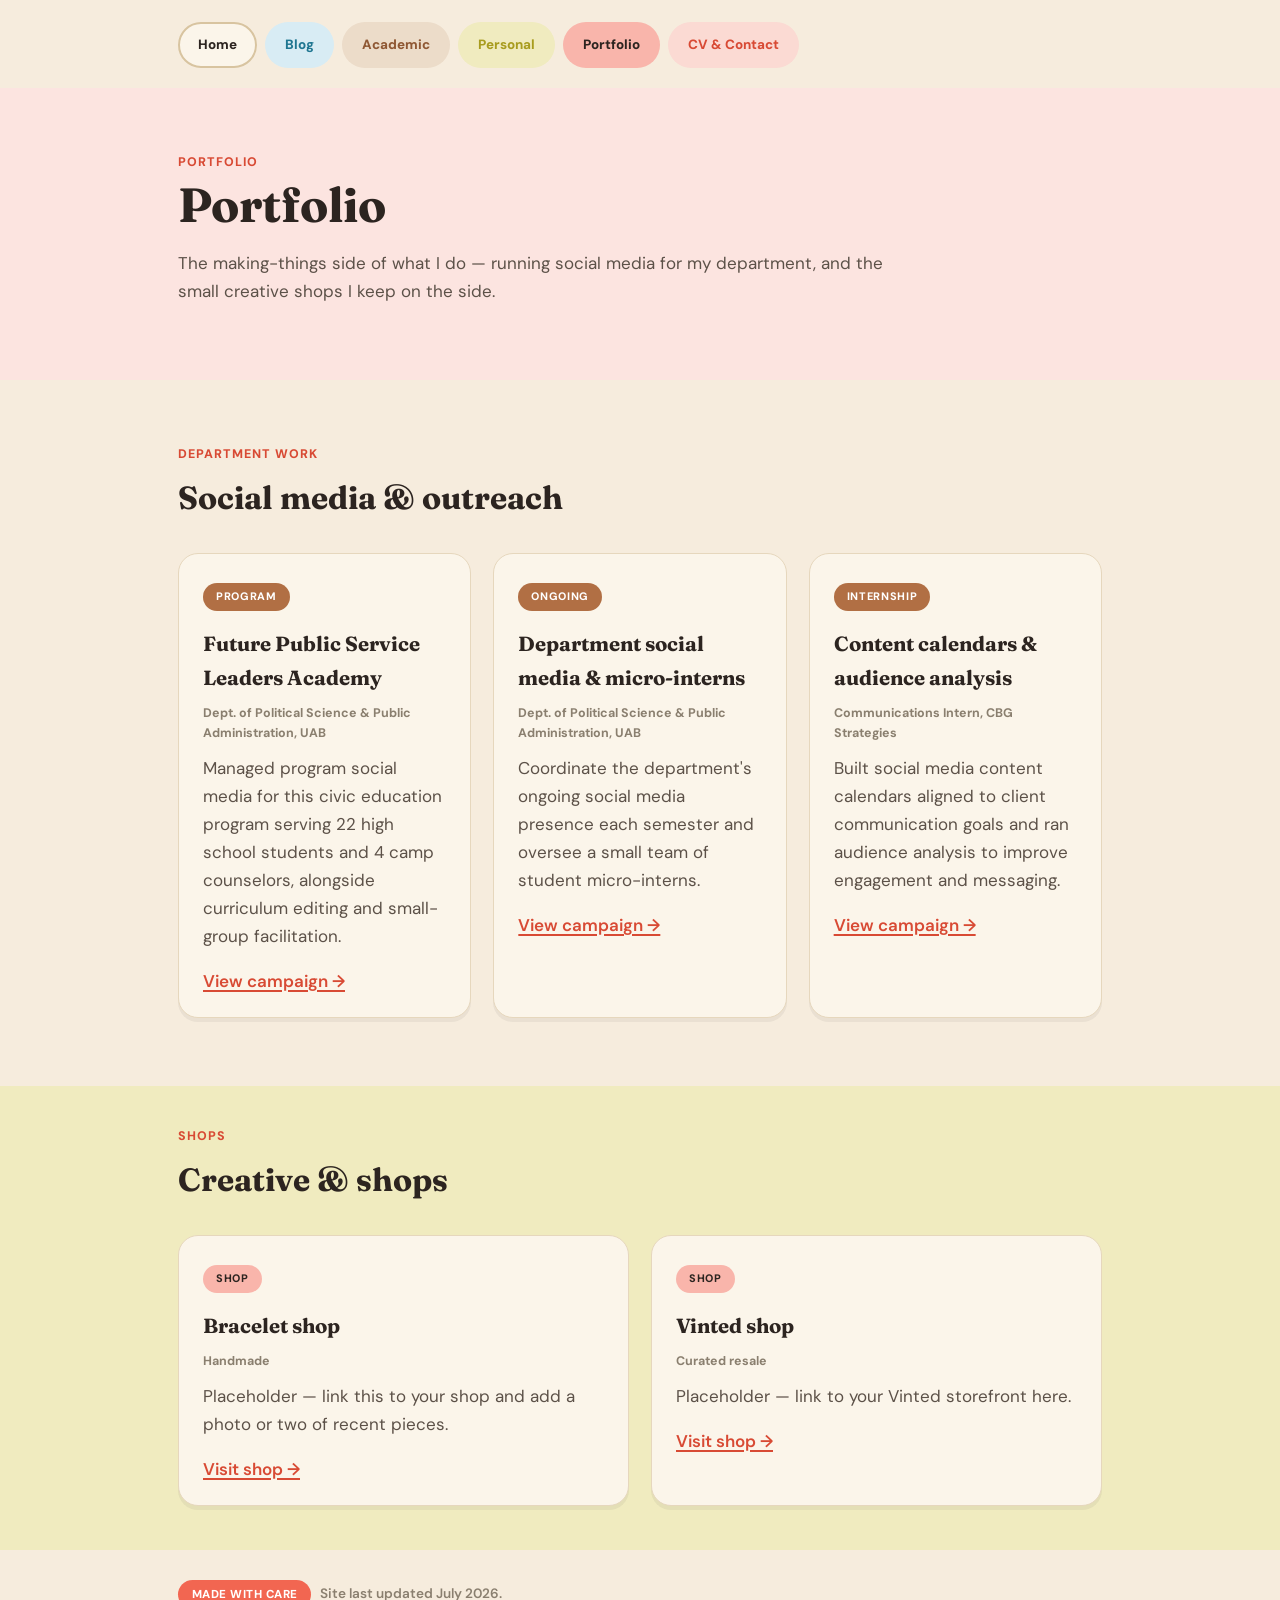
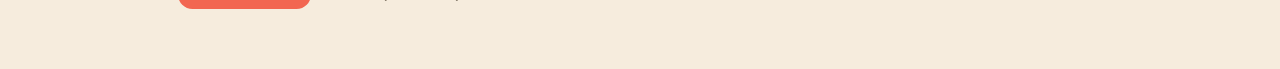
<file: portfolio.html>
<!DOCTYPE html>
<html lang="en">
<head>
<meta charset="UTF-8">
<meta name="viewport" content="width=device-width, initial-scale=1.0">
<title>Portfolio — Hannah Music</title>
<link rel="stylesheet" href="style.css">
</head>
<body>

<header class="site-header">
  <nav class="tabs">
    <a class="tab" href="index.html">Home</a>
    <a class="tab" href="blog.html">Blog</a>
    <a class="tab" href="academic.html">Academic</a>
    <a class="tab" href="personal.html">Personal</a>
    <a class="tab active" href="portfolio.html">Portfolio</a>
    <a class="tab" href="contact.html">CV &amp; Contact</a>
  </nav>
</header>

<div class="block block-pink">
  <div class="wrap">
    <span class="eyebrow">Portfolio</span>
    <h1>Portfolio</h1>
    <p style="max-width: 62ch;">
      The making-things side of what I do — running social media for my department, and the
      small creative shops I keep on the side.
    </p>
  </div>
</div>

<div class="block block-cream">
  <div class="wrap">
    <span class="eyebrow">Department Work</span>
    <h2>Social media &amp; outreach</h2>
    <div class="card-grid">
      <div class="card">
        <span class="card-tag portfolio">Program</span>
        <h3>Future Public Service Leaders Academy</h3>
        <div class="meta">Dept. of Political Science &amp; Public Administration, UAB</div>
        <p>Managed program social media for this civic education program serving 22 high school students and 4 camp counselors, alongside curriculum editing and small-group facilitation.</p>
        <a href="#">View campaign →</a>
      </div>
      <div class="card">
        <span class="card-tag portfolio">Ongoing</span>
        <h3>Department social media &amp; micro-interns</h3>
        <div class="meta">Dept. of Political Science &amp; Public Administration, UAB</div>
        <p>Coordinate the department's ongoing social media presence each semester and oversee a small team of student micro-interns.</p>
        <a href="#">View campaign →</a>
      </div>
      <div class="card">
        <span class="card-tag portfolio">Internship</span>
        <h3>Content calendars &amp; audience analysis</h3>
        <div class="meta">Communications Intern, CBG Strategies</div>
        <p>Built social media content calendars aligned to client communication goals and ran audience analysis to improve engagement and messaging.</p>
        <a href="#">View campaign →</a>
      </div>
    </div>
  </div>
</div>

<div class="block block-olive tight">
  <div class="wrap">
    <span class="eyebrow">Shops</span>
    <h2>Creative &amp; shops</h2>
    <div class="card-grid">
      <div class="card">
        <span class="card-tag shop">Shop</span>
        <h3>Bracelet shop</h3>
        <div class="meta">Handmade</div>
        <p>Placeholder — link this to your shop and add a photo or two of recent pieces.</p>
        <a href="#">Visit shop →</a>
      </div>
      <div class="card">
        <span class="card-tag shop">Shop</span>
        <h3>Vinted shop</h3>
        <div class="meta">Curated resale</div>
        <p>Placeholder — link to your Vinted storefront here.</p>
        <a href="#">Visit shop →</a>
      </div>
    </div>
  </div>
</div>

<footer>
  <div class="wrap">
    <span class="stamp">Made with Care</span>
    &nbsp; Site last updated July 2026.
  </div>
</footer>

</body>
</html>
</file>
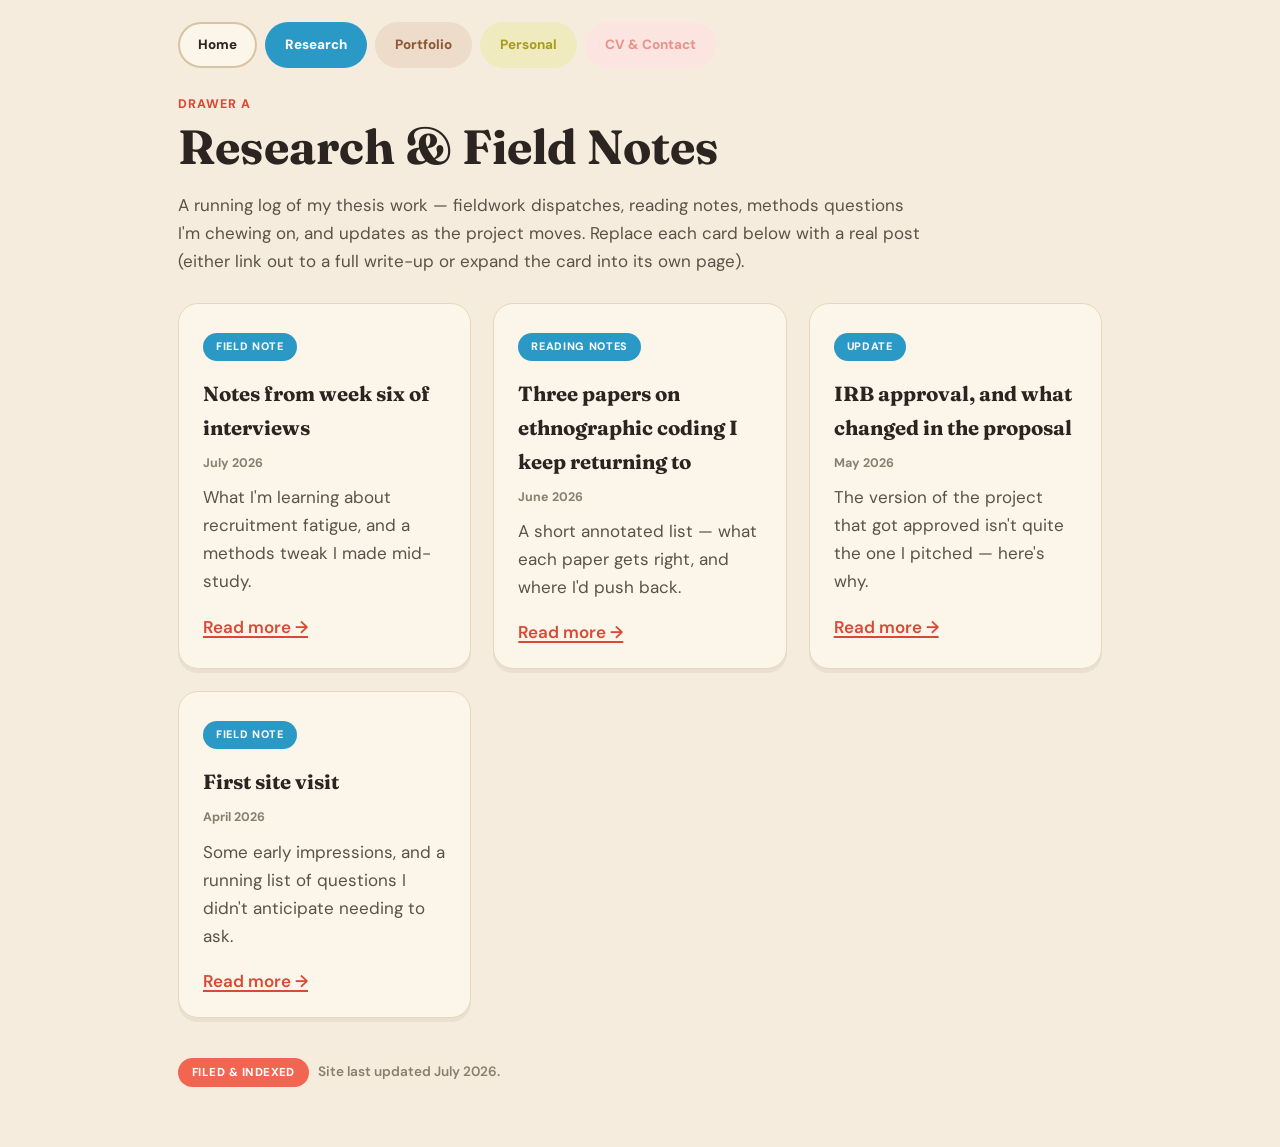
<file: research (1).html>
<!DOCTYPE html>
<html lang="en">
<head>
<meta charset="UTF-8">
<meta name="viewport" content="width=device-width, initial-scale=1.0">
<title>Research &amp; Field Notes — Hannah Music</title>
<link rel="stylesheet" href="style.css">
</head>
<body>

<header class="site-header">
  <nav class="tabs">
    <a class="tab" href="index.html">Home</a>
    <a class="tab active" href="research.html">Research</a>
    <a class="tab" href="portfolio.html">Portfolio</a>
    <a class="tab" href="personal.html">Personal</a>
    <a class="tab" href="contact.html">CV &amp; Contact</a>
  </nav>
</header>

<div class="wrap">
  <section>
    <span class="eyebrow">Drawer A</span>
    <h1>Research &amp; Field Notes</h1>
    <p style="max-width: 62ch;">
      A running log of my thesis work — fieldwork dispatches, reading notes, methods questions
      I'm chewing on, and updates as the project moves. Replace each card below with a real post
      (either link out to a full write-up or expand the card into its own page).
    </p>

    <div class="card-grid">
      <div class="card">
        <div class="card-index">A—014</div>
        <span class="card-tag research">Field Note</span>
        <h3>Notes from week six of interviews</h3>
        <div class="meta">July 2026</div>
        <p>What I'm learning about recruitment fatigue, and a methods tweak I made mid-study.</p>
        <a href="#">Read more →</a>
      </div>
      <div class="card">
        <div class="card-index">A—013</div>
        <span class="card-tag research">Reading Notes</span>
        <h3>Three papers on ethnographic coding I keep returning to</h3>
        <div class="meta">June 2026</div>
        <p>A short annotated list — what each paper gets right, and where I'd push back.</p>
        <a href="#">Read more →</a>
      </div>
      <div class="card">
        <div class="card-index">A—012</div>
        <span class="card-tag research">Update</span>
        <h3>IRB approval, and what changed in the proposal</h3>
        <div class="meta">May 2026</div>
        <p>The version of the project that got approved isn't quite the one I pitched — here's why.</p>
        <a href="#">Read more →</a>
      </div>
      <div class="card">
        <div class="card-index">A—011</div>
        <span class="card-tag research">Field Note</span>
        <h3>First site visit</h3>
        <div class="meta">April 2026</div>
        <p>Some early impressions, and a running list of questions I didn't anticipate needing to ask.</p>
        <a href="#">Read more →</a>
      </div>
    </div>
  </section>
</div>

<footer>
  <div class="wrap">
    <span class="stamp">Filed &amp; Indexed</span>
    &nbsp; Site last updated July 2026.
  </div>
</footer>

</body>
</html>
</file>
<file: style.css>
/* ============================================================
   WARM STUDIO — full-bleed color-block, collage-inspired system
   ============================================================ */

@import url('https://fonts.googleapis.com/css2?family=Fraunces:ital,opsz,wght@0,9..144,400;0,9..144,500;0,9..144,600;0,9..144,700;0,9..144,800;1,9..144,500;1,9..144,600&family=DM+Sans:ital,wght@0,400;0,500;0,700;0,800;1,500&display=swap');

:root {
  --paper: #f6ecdd;
  --paper-light: #fbf5ea;
  --paper-dark: #efe0c8;
  --ink: #2c2420;
  --ink-soft: #5c5148;

  --thread: #f26651;
  --thread-dark: #d84a34;
  --thread-tint: #fbdad3;

  --soil: #b16f44;
  --soil-dark: #8f5834;
  --soil-tint: #ecdcc9;

  --well: #2b99c6;
  --well-dark: #1f7691;
  --well-tint: #d8ecf4;

  --soft: #f9b5ab;
  --soft-dark: #e8938a;
  --soft-tint: #fce4e0;

  --onion: #d4c528;
  --onion-dark: #a89c1f;
  --onion-tint: #f0ebbf;

  --muted: #8a7f6f;
  --card-border: #e6d7bd;
  --card-border-strong: #d8c4a0;

  --font-display: 'Fraunces', serif;
  --font-body: 'DM Sans', sans-serif;
  --font-label: 'DM Sans', sans-serif;
}

* { box-sizing: border-box; }
html { scroll-behavior: smooth; }

body {
  margin: 0;
  background: var(--paper);
  color: var(--ink);
  font-family: var(--font-body);
  font-size: 17px;
  line-height: 1.65;
}

a { color: var(--thread-dark); text-decoration-thickness: 1.5px; text-underline-offset: 3px; font-weight: 600; }
a:hover { color: var(--thread); }

h1, h2, h3, h4 { font-family: var(--font-display); color: var(--ink); margin: 0 0 0.4em; font-weight: 700; }
h1 { font-size: 3rem; line-height: 1.03; }
h2 { font-size: 2rem; }
h3 { font-size: 1.28rem; }

p { margin: 0 0 1em; color: var(--ink-soft); }

.eyebrow {
  font-family: var(--font-label);
  font-size: 0.78rem;
  font-weight: 800;
  letter-spacing: 0.08em;
  text-transform: uppercase;
  color: var(--thread-dark);
  display: inline-block;
  margin-bottom: 0.6em;
}

.wrap { max-width: 980px; margin: 0 auto; padding: 0 28px; }

/* ---------- Marquee ticker ---------- */

.ticker {
  background: var(--ink);
  color: var(--paper-light);
  overflow: hidden;
  white-space: nowrap;
  padding: 9px 0;
}
.ticker-track {
  display: inline-block;
  font-family: var(--font-label);
  font-size: 0.72rem;
  font-weight: 800;
  letter-spacing: 0.1em;
  text-transform: uppercase;
  animation: ticker-scroll 28s linear infinite;
}
.ticker-track span { margin: 0 22px; color: var(--soft); }
@keyframes ticker-scroll {
  from { transform: translateX(0); }
  to { transform: translateX(-50%); }
}

/* ---------- Nav: individually colored pills ---------- */

.site-header { padding: 22px 0 0; background: var(--paper); }

.tabs {
  display: flex;
  gap: 8px;
  max-width: 980px;
  margin: 0 auto;
  padding: 0 28px 20px;
  overflow-x: auto;
}

.tab {
  font-family: var(--font-label);
  font-size: 0.84rem;
  font-weight: 800;
  text-decoration: none;
  padding: 10px 18px;
  border-radius: 999px;
  white-space: nowrap;
  border: 2px solid transparent;
  transition: transform 0.15s ease, box-shadow 0.15s ease;
}
.tab:hover { transform: translateY(-2px); }

.tab:nth-child(1) { background: var(--paper-light); color: var(--ink); border-color: var(--card-border-strong); }
.tab:nth-child(1).active { background: var(--ink); color: #fff; border-color: var(--ink); }

.tab:nth-child(2) { background: var(--well-tint); color: var(--well-dark); }
.tab:nth-child(2).active { background: var(--well); color: #fff; }

.tab:nth-child(3) { background: var(--soil-tint); color: var(--soil-dark); }
.tab:nth-child(3).active { background: var(--soil); color: #fff; }

.tab:nth-child(4) { background: var(--onion-tint); color: var(--onion-dark); }
.tab:nth-child(4).active { background: var(--onion); color: var(--ink); }

.tab:nth-child(5) { background: var(--soft-tint); color: var(--soft-dark); }
.tab:nth-child(5).active { background: var(--soft); color: var(--ink); }

.tab:nth-child(6) { background: var(--thread-tint); color: var(--thread-dark); }
.tab:nth-child(6).active { background: var(--thread); color: #fff; }

/* ---------- Full-bleed color blocks ---------- */

.block { width: 100%; padding: 58px 0; }
.block-cream { background: var(--paper); }
.block-paper-light { background: var(--paper-light); }
.block-pink { background: var(--soft-tint); }
.block-blue { background: var(--well-tint); }
.block-olive { background: var(--onion-tint); }
.block-soil { background: var(--soil-tint); }
.block.tight { padding: 34px 0; }

/* ---------- Card component ---------- */

.card {
  background: var(--paper-light);
  border: 1.5px solid var(--card-border);
  border-radius: 20px;
  padding: 26px 24px 22px;
  position: relative;
  box-shadow: 0 4px 0 rgba(44,36,32,0.06);
  transition: transform 0.15s ease, box-shadow 0.15s ease;
}
.card:hover { transform: translateY(-3px); box-shadow: 0 8px 0 rgba(44,36,32,0.07); }
.card-index, .hero-index { display: none; }

.card-tag {
  display: inline-block;
  font-family: var(--font-label);
  font-size: 0.68rem;
  font-weight: 800;
  letter-spacing: 0.06em;
  text-transform: uppercase;
  padding: 5px 13px;
  border-radius: 999px;
  margin-bottom: 12px;
}
.card-tag.research { background: var(--well); color: #fff; }
.card-tag.portfolio { background: var(--soil); color: #fff; }
.card-tag.personal { background: var(--onion); color: var(--ink); }
.card-tag.genealogy { background: var(--soil); color: #fff; }
.card-tag.travel { background: var(--well); color: #fff; }
.card-tag.photography { background: var(--thread); color: #fff; }
.card-tag.shop { background: var(--soft); color: var(--ink); }

.card h3 { margin-top: 4px; }
.card .meta { font-family: var(--font-label); font-size: 0.78rem; font-weight: 700; color: var(--muted); margin-bottom: 10px; }

.card-grid {
  display: grid;
  grid-template-columns: repeat(auto-fit, minmax(260px, 1fr));
  gap: 22px;
  margin: 28px 0 10px;
}

.thread-rule {
  border: none;
  height: 8px;
  margin: 0;
  background-image: radial-gradient(circle, var(--thread) 3px, transparent 3px),
                     radial-gradient(circle, var(--well) 3px, transparent 3px),
                     radial-gradient(circle, var(--onion) 3px, transparent 3px);
  background-size: 28px 8px, 28px 8px, 28px 8px;
  background-position: 0 0, 9px 0, 18px 0;
  background-repeat: repeat-x;
  opacity: 0.7;
}

/* ---------- Hero ---------- */

.hero-card {
  background: var(--paper-light);
  border: 1.5px solid var(--card-border-strong);
  border-radius: 28px;
  padding: 44px 42px;
  position: relative;
  box-shadow: 0 6px 0 rgba(44,36,32,0.07);
}

.hero-name { font-size: 3.1rem; margin-bottom: 0.15em; font-weight: 800; }

.hero-role {
  display: inline-block;
  font-family: var(--font-label);
  font-size: 0.82rem;
  font-weight: 800;
  color: var(--ink);
  background: var(--soft);
  padding: 6px 16px;
  border-radius: 999px;
  margin-bottom: 1.2em;
}

.hero-bio { max-width: 60ch; }

.hero-card-split {
  display: grid;
  grid-template-columns: 1fr 220px;
  gap: 32px;
  align-items: start;
}

.hero-photo { position: relative; }
.hero-photo::before {
  content: '';
  position: absolute;
  inset: -10px;
  background: var(--soft);
  border-radius: 50%;
  z-index: 0;
  transform: rotate(-6deg);
}
.hero-photo img {
  position: relative;
  z-index: 1;
  width: 100%;
  aspect-ratio: 3/4;
  object-fit: cover;
  border-radius: 46% 54% 58% 42% / 52% 45% 55% 48%;
  border: 4px solid var(--paper-light);
  box-shadow: 0 6px 0 rgba(44,36,32,0.08);
}

/* section links -> color-block buttons */
.drawers {
  display: grid;
  grid-template-columns: repeat(auto-fit, minmax(190px, 1fr));
  gap: 14px;
  margin-top: 30px;
}
.drawer {
  display: block;
  text-decoration: none;
  border-radius: 18px;
  padding: 18px 18px 16px;
  transition: transform 0.15s ease, box-shadow 0.15s ease;
  box-shadow: 0 4px 0 rgba(44,36,32,0.08);
}
.drawer:hover { transform: translateY(-3px) rotate(-1deg); box-shadow: 0 7px 0 rgba(44,36,32,0.1); }
.drawer:nth-child(1) { background: var(--well); }
.drawer:nth-child(2) { background: var(--soil); }
.drawer:nth-child(3) { background: var(--onion); }
.drawer:nth-child(4) { background: var(--soft); }
.drawer:nth-child(5) { background: var(--thread); }
.drawer .num { display: none; }
.drawer:nth-child(1) .title, .drawer:nth-child(1) .sub { color: #fff; }
.drawer:nth-child(2) .title, .drawer:nth-child(2) .sub { color: #fff; }
.drawer:nth-child(3) .title, .drawer:nth-child(3) .sub { color: var(--ink); }
.drawer:nth-child(4) .title, .drawer:nth-child(4) .sub { color: var(--ink); }
.drawer:nth-child(5) .title, .drawer:nth-child(5) .sub { color: #fff; }
.drawer .title { font-family: var(--font-display); font-weight: 800; font-size: 1.15rem; margin-top: 2px; }
.drawer .sub { font-size: 0.88rem; margin-top: 4px; opacity: 0.92; }

/* ---------- Collage-style photo frames ---------- */

.contact-sheet {
  display: grid;
  grid-template-columns: repeat(auto-fit, minmax(150px, 1fr));
  gap: 18px 14px;
  margin: 22px 0 6px;
}
.frame {
  aspect-ratio: 4/5;
  border-radius: 16px;
  display: flex;
  align-items: center;
  justify-content: center;
  font-family: var(--font-label);
  font-weight: 800;
  font-size: 0.7rem;
  color: rgba(255,255,255,0.9);
  text-align: center;
  padding: 8px;
  border: 5px solid var(--paper-light);
  box-shadow: 0 5px 0 rgba(44,36,32,0.09);
  transition: transform 0.2s ease;
}
.frame:hover { transform: scale(1.03) rotate(0deg) !important; }
.frame:nth-child(6n+1) { transform: rotate(-3deg); }
.frame:nth-child(6n+2) { transform: rotate(2deg); }
.frame:nth-child(6n+3) { transform: rotate(-1deg); }
.frame:nth-child(6n+4) { transform: rotate(3deg); }
.frame:nth-child(6n+5) { transform: rotate(-2deg); }
.frame:nth-child(6n+6) { transform: rotate(1deg); }

/* ---------- Footer ---------- */

footer {
  padding: 30px 0 60px;
  font-family: var(--font-label);
  font-size: 0.85rem;
  font-weight: 600;
  color: var(--muted);
}
.stamp {
  display: inline-block;
  background: var(--thread);
  color: #fff;
  font-family: var(--font-label);
  font-size: 0.72rem;
  font-weight: 800;
  letter-spacing: 0.04em;
  text-transform: uppercase;
  padding: 5px 14px;
  border-radius: 999px;
}

.section-head { margin-bottom: 26px; }

@media (max-width: 640px) {
  .hero-card { padding: 30px 24px; }
  .hero-card-split { grid-template-columns: 1fr; }
  .hero-photo { max-width: 220px; }
  .hero-name { font-size: 2.2rem; }
  h1 { font-size: 2.2rem; }
  .block { padding: 40px 0; }
}

@media (prefers-reduced-motion: reduce) {
  html { scroll-behavior: auto; }
  .drawer, .card, .tab, .frame { transition: none; }
  .ticker-track { animation: none; }
}

a:focus-visible, .tab:focus-visible { outline: 2px solid var(--thread); outline-offset: 2px; }
</file>
